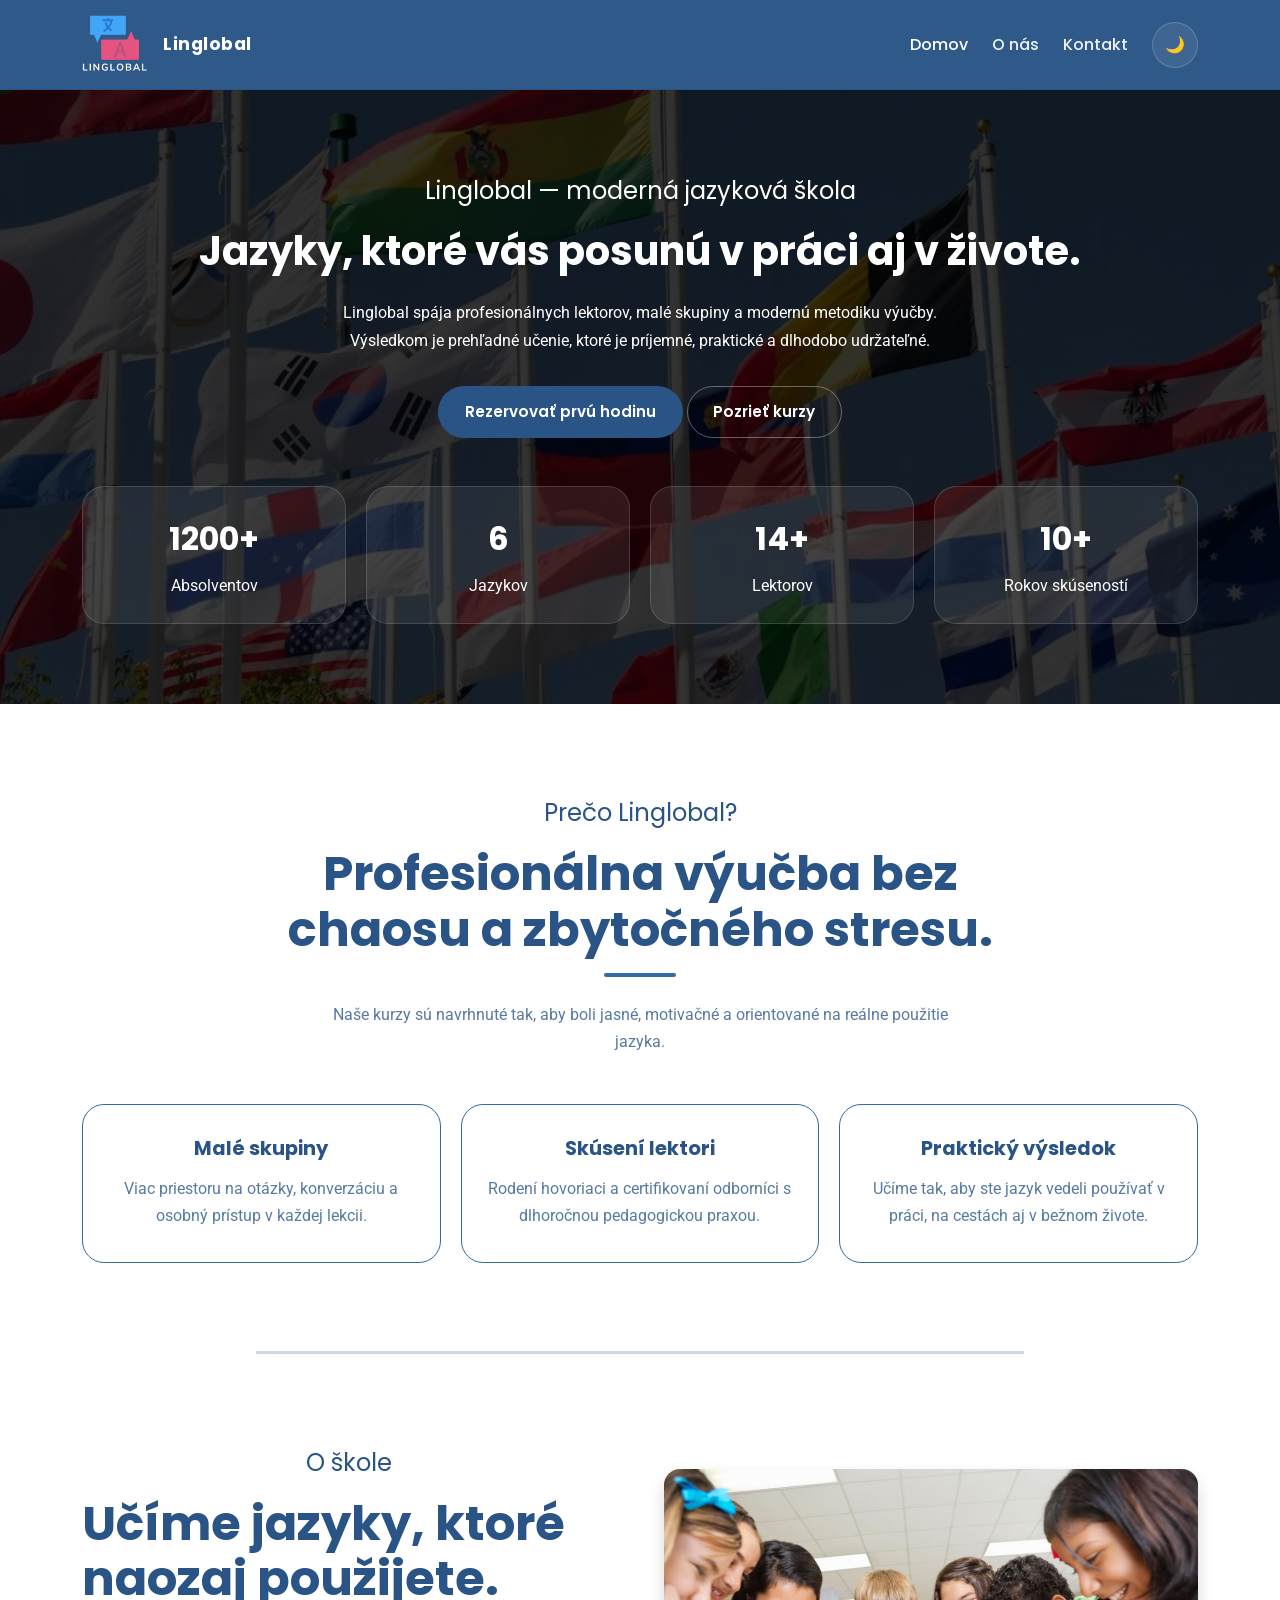
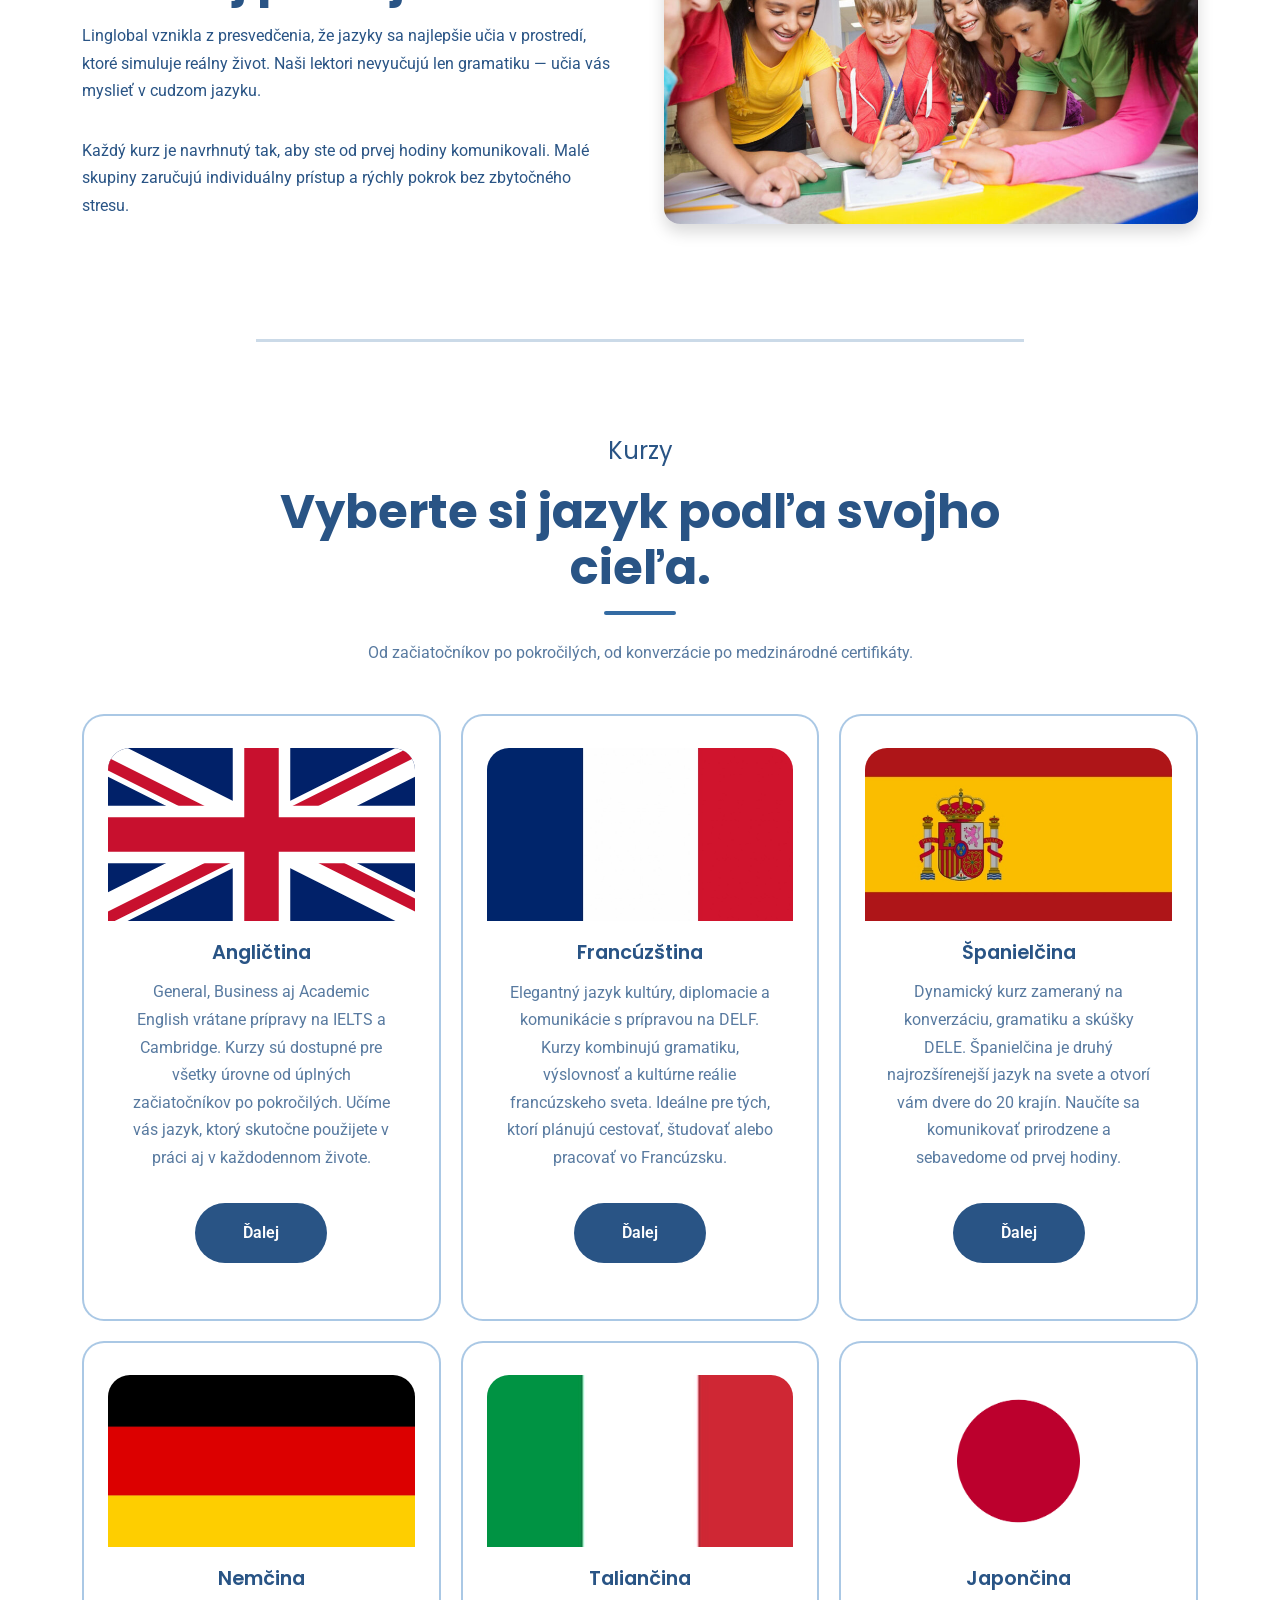
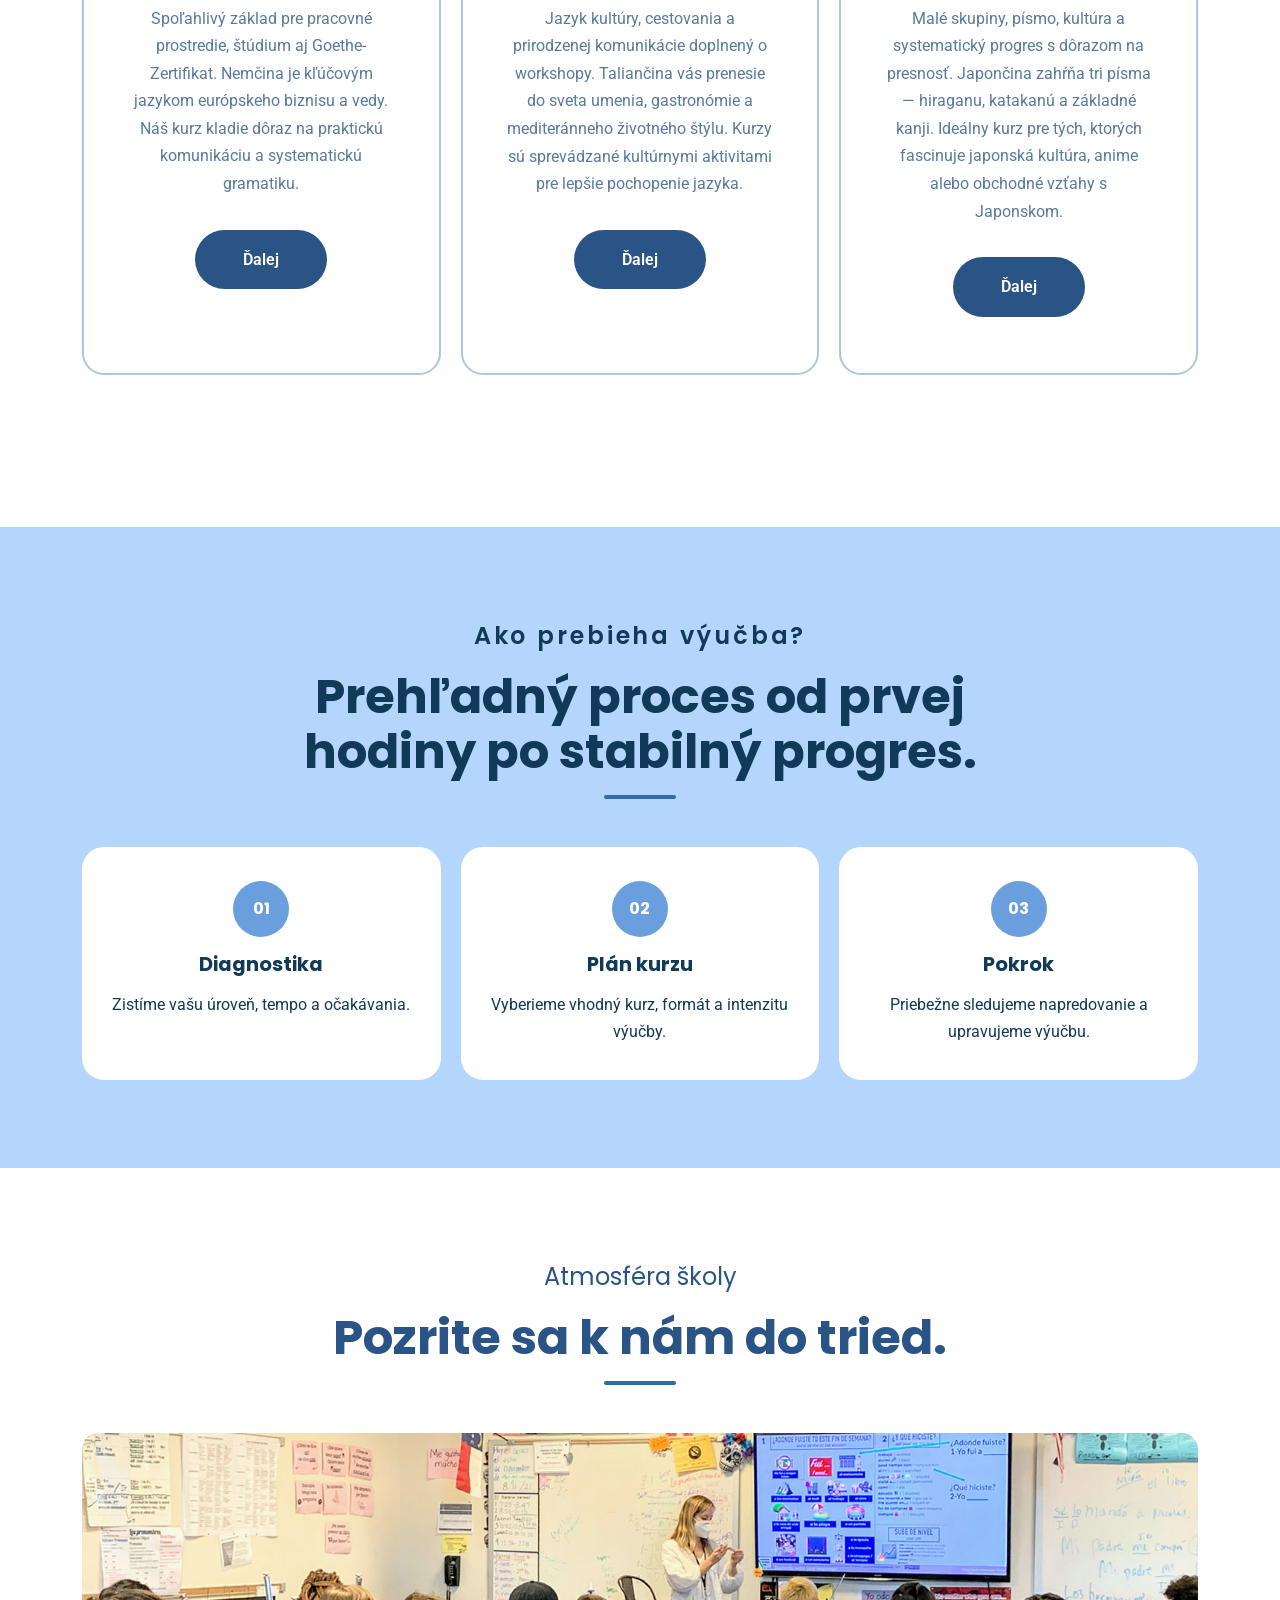
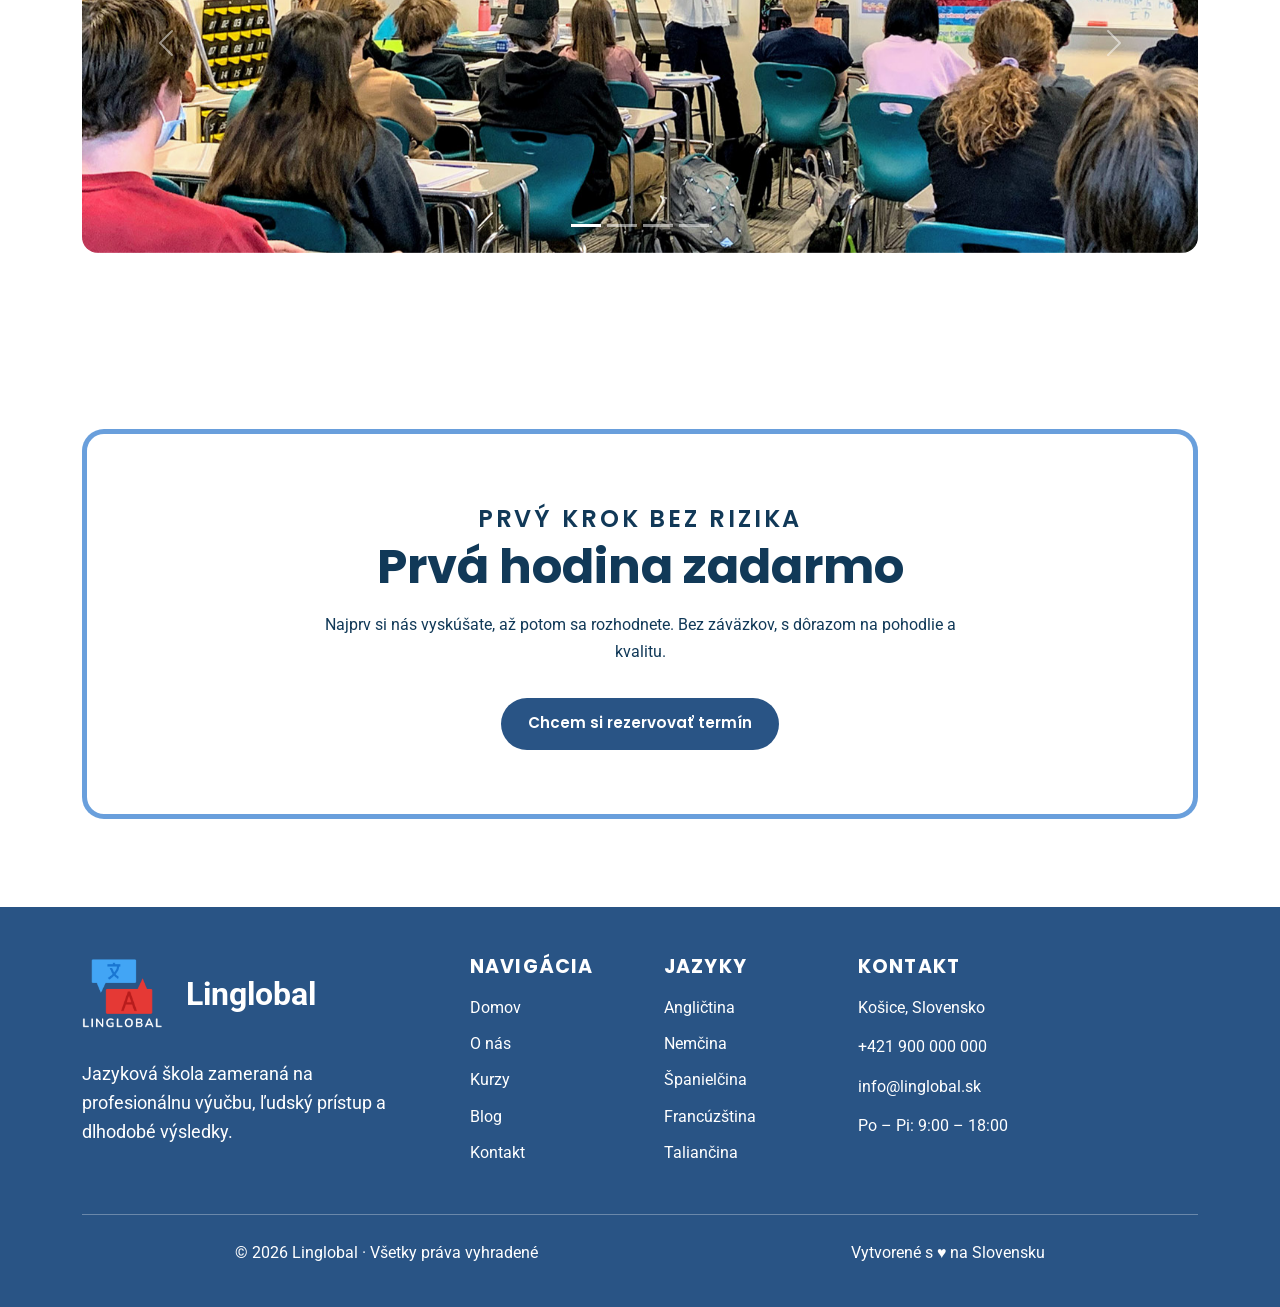
<file: index.html>
<!DOCTYPE html>
<html lang="sk">
<head>
  <meta charset="UTF-8">
  <meta name="viewport" content="width=device-width, initial-scale=1.0">
  <meta name="description" content="Linglobal je moderná jazyková škola s profesionálnymi lektormi, malými skupinami a kurzami pre deti, dospelých aj firmy.">
  <title>Linglobal | Jazyková škola</title>
  <link rel="preconnect" href="https://fonts.googleapis.com">
  <link rel="preconnect" href="https://fonts.gstatic.com" crossorigin>
  <link href="https://fonts.googleapis.com/css2?family=Poppins:wght@500;600;700;800&family=Roboto:wght@400;500;700&display=swap" rel="stylesheet">
  <link href="https://cdn.jsdelivr.net/npm/bootstrap@5.3.3/dist/css/bootstrap.min.css" rel="stylesheet">
  <link rel="stylesheet" href="assets/css/style.css">
</head>
<body>

  <a class="skip-link" href="#main-content">Preskočiť na obsah</a>

  <nav class="navbar navbar-expand-lg navbar-oceana sticky-top" aria-label="Hlavná navigácia">
    <div class="container">
      <a class="navbar-brand brand-mark d-flex align-items-center gap-2" href="index.html">
        <img src="assets/img/linglobal-icon.png" alt="Linglobal" width="32" height="32">
        Linglobal
      </a>
      <button class="navbar-toggler" type="button" data-bs-toggle="collapse" data-bs-target="#navbarNav"
        aria-controls="navbarNav" aria-expanded="false" aria-label="Otvoriť navigáciu">
        <span class="navbar-toggler-icon"></span>
      </button>
      <div class="collapse navbar-collapse justify-content-end" id="navbarNav">
        <ul class="navbar-nav align-items-lg-center gap-lg-2 ms-auto">
          <li class="nav-item"><a class="nav-link active" href="index.html">Domov</a></li>
          <li class="nav-item"><a class="nav-link" href="o-nas.html">O nás</a></li>
          <li class="nav-item"><a class="nav-link" href="kontakt.html">Kontakt</a></li>
          <li class="nav-item ms-lg-2 mt-3 mt-lg-0">
            <button id="darkModeToggle" class="theme-toggle" type="button"
              aria-label="Prepnúť tmavý režim" title="Prepnúť tmavý režim">🌙</button>
          </li>
        </ul>
      </div>
    </div>
  </nav>

  <main id="main-content">

    <!-- Hero -->
    <section class="hero-section">
      <div class="container">
        <div class="hero-shell">
          <span class="eyebrow">Linglobal — moderná jazyková škola</span>
          <h1 class="hero-title">Jazyky, ktoré vás posunú v práci aj v živote.</h1>
          <p class="hero-subtitle">
            Linglobal spája profesionálnych lektorov, malé skupiny a modernú metodiku výučby.
            Výsledkom je prehľadné učenie, ktoré je príjemné, praktické a dlhodobo udržateľné.
          </p>
          <div class="hero-actions">
            <a href="kontakt.html" class="btn btn-primary">Rezervovať prvú hodinu</a>
            <a href="#courses" class="btn btn-secondary">Pozrieť kurzy</a>
          </div>
          <div class="hero-stats" aria-label="Štatistiky školy">
            <article class="stat-card">
              <strong class="stat-number" data-target="1200" data-suffix="+">0</strong>
              <span>Absolventov</span>
            </article>
            <article class="stat-card">
              <strong class="stat-number" data-target="6">0</strong>
              <span>Jazykov</span>
            </article>
            <article class="stat-card">
              <strong class="stat-number" data-target="14" data-suffix="+">0</strong>
              <span>Lektorov</span>
            </article>
            <article class="stat-card">
              <strong class="stat-number" data-target="10" data-suffix="+">0</strong>
              <span>Rokov skúseností</span>
            </article>
          </div>
        </div>
      </div>
    </section>

    <!-- Prečo Linglobal -->
    <section class="section-light section-block">
      <div class="container">
        <div class="section-heading">
          <span class="eyebrow section-eyebrow">Prečo Linglobal?</span>
          <h2 class="section-title">Profesionálna výučba bez chaosu a zbytočného stresu.</h2>
          <div class="section-divider"></div>
          <p class="section-subtitle">
            Naše kurzy sú navrhnuté tak, aby boli jasné, motivačné a orientované na reálne použitie jazyka.
          </p>
        </div>
        <div class="feature-grid">
          <article class="feature-card">
            <h3>Malé skupiny</h3>
            <p>Viac priestoru na otázky, konverzáciu a osobný prístup v každej lekcii.</p>
          </article>
          <article class="feature-card">
            <h3>Skúsení lektori</h3>
            <p>Rodení hovoriaci a certifikovaní odborníci s dlhoročnou pedagogickou praxou.</p>
          </article>
          <article class="feature-card">
            <h3>Praktický výsledok</h3>
            <p>Učíme tak, aby ste jazyk vedeli používať v práci, na cestách aj v bežnom živote.</p>
          </article>
        </div>
      </div>
    </section>

    <hr class="section-line">

    <!-- O téme -->
<section class="section-white section-block">
  <div class="container">
    <div class="row align-items-center g-5">
      <div class="col-12 col-md-6">
        <span class="eyebrow section-eyebrow">O škole</span>
        <h2 class="section-title" style="text-align:left;">Učíme jazyky, ktoré naozaj použijete.</h2>
        <p style="text-align:left; margin-left:0;">
          Linglobal vznikla z presvedčenia, že jazyky sa najlepšie učia v prostredí, ktoré simuluje reálny život. Naši lektori nevyučujú len gramatiku — učia vás myslieť v cudzom jazyku.
        </p>
        <p style="text-align:left; margin-left:0;">
          Každý kurz je navrhnutý tak, aby ste od prvej hodiny komunikovali. Malé skupiny zaručujú individuálny prístup a rýchly pokrok bez zbytočného stresu.
        </p>
      </div>
      <div class="col-12 col-md-6">
        <img src="assets/img/o-skole.jpg" alt="Výučba v Linglobal" class="img-fluid rounded-4 shadow">
      </div>
    </div>
  </div>
</section>

<hr class="section-line">

    <!-- Kurzy -->
    <section id="courses" class="section-white section-block">
      <div class="container">
        <div class="section-heading">
          <span class="eyebrow">Kurzy</span>
          <h2 class="section-title">Vyberte si jazyk podľa svojho cieľa.</h2>
          <div class="section-divider"></div>
          <p class="section-subtitle">
            Od začiatočníkov po pokročilých, od konverzácie po medzinárodné certifikáty.
          </p>
        </div>

        <div class="course-grid">
          <article class="course-card">
            <div class="card-img-wrap ratio ratio-16x9">
  <img src="assets/img/VlajkaBritanie.svg" alt="Angličtina" class="object-fit-cover" loading="lazy" decoding="async">
</div>
            <div class="card-body">
              <h3 class="card-title">Angličtina</h3>
              <p class="card-text">General, Business aj Academic English vrátane prípravy na IELTS a Cambridge. 
                Kurzy sú dostupné pre všetky úrovne od úplných začiatočníkov po pokročilých. 
                Učíme vás jazyk, ktorý skutočne použijete v práci aj v každodennom živote.</p>
              <button class="btn-dalej" data-modal="modal-en">Ďalej</button>
            </div>
          </article>
          <article class="course-card">
           <div class="card-img-wrap ratio ratio-16x9">
  <img src="assets/img/VlajkaFrancuzska.jpg" alt="Francúzština" class="object-fit-cover" loading="lazy" decoding="async">
</div>
            <div class="card-body">
              <h3 class="card-title">Francúzština</h3>
              <p class="card-text">Elegantný jazyk kultúry, diplomacie a komunikácie s prípravou na DELF. 
                Kurzy kombinujú gramatiku, výslovnosť a kultúrne reálie francúzskeho sveta. 
                Ideálne pre tých, ktorí plánujú cestovať, študovať alebo pracovať vo Francúzsku.</p>
              <button class="btn-dalej" data-modal="modal-fr">Ďalej</button>
            </div>
          </article>
          <article class="course-card">
            <div class="card-img-wrap ratio ratio-16x9">
  <img src="assets/img/VlajkaSpanielska.jpg" alt="Španielčina" class="object-fit-cover" loading="lazy" decoding="async">
</div>
            <div class="card-body">
              <h3 class="card-title">Španielčina</h3>
              <p class="card-text">Dynamický kurz zameraný na konverzáciu, gramatiku a skúšky DELE. 
                Španielčina je druhý najrozšírenejší jazyk na svete a otvorí vám dvere do 20 krajín. 
                Naučíte sa komunikovať prirodzene a sebavedome od prvej hodiny.</p>
              <button class="btn-dalej" data-modal="modal-es">Ďalej</button>
            </div>
          </article>
          <article class="course-card">
           <div class="card-img-wrap ratio ratio-16x9">
  <img src="assets/img/VlajkaNemecka.jpg" alt="Nemčina" class="object-fit-cover" loading="lazy" decoding="async">
</div>
            <div class="card-body">
              <h3 class="card-title">Nemčina</h3>
              <p class="card-text">Spoľahlivý základ pre pracovné prostredie, štúdium aj Goethe-Zertifikat. 
                Nemčina je kľúčovým jazykom európskeho biznisu a vedy. 
                Náš kurz kladie dôraz na praktickú komunikáciu a systematickú gramatiku.</p>
              <button class="btn-dalej" data-modal="modal-de">Ďalej</button>
            </div>
          </article>
          <article class="course-card">
           <div class="card-img-wrap ratio ratio-16x9">
  <img src="assets/img/VlajkaTalianska.jpg" alt="Taliančina" class="object-fit-cover" loading="lazy" decoding="async">
</div>
            <div class="card-body">
              <h3 class="card-title">Taliančina</h3>
              <p class="card-text">Jazyk kultúry, cestovania a prirodzenej komunikácie doplnený o workshopy. 
                Taliančina vás prenesie do sveta umenia, gastronómie a mediteránneho životného štýlu. 
                Kurzy sú sprevádzané kultúrnymi aktivitami pre lepšie pochopenie jazyka.</p>
              <button class="btn-dalej" data-modal="modal-it">Ďalej</button>
            </div>
          </article>
          <article class="course-card">
           <div class="card-img-wrap ratio ratio-16x9">
  <img src="assets/img/VlajkaJaponska.png" alt="Japončina" class="object-fit-cover" loading="lazy" decoding="async">
</div>
            <div class="card-body">
              <h3 class="card-title">Japončina</h3>
              <p class="card-text">Malé skupiny, písmo, kultúra a systematický progres s dôrazom na presnosť. 
                Japončina zahŕňa tri písma — hiraganu, katakanú a základné kanji. 
                Ideálny kurz pre tých, ktorých fascinuje japonská kultúra, anime alebo obchodné vzťahy s Japonskom.</p>
              <button class="btn-dalej" data-modal="modal-ja">Ďalej</button>
            </div>
          </article>
        </div>

        <!-- Modálne okná -->
        <div class="modal-overlay" id="modal-en" role="dialog" aria-modal="true" aria-labelledby="modal-en-title">
          <div class="modal-box">
            <button class="modal-close" aria-label="Zavrieť">&times;</button>
            <h2 id="modal-en-title">Angličtina</h2>
            <p class="modal-subtitle">General, Business &amp; Academic English · IELTS · Cambridge</p>
            <hr class="modal-divider">
            <ul class="modal-info">
              <li>
                <svg class="icon" viewBox="0 0 24 24" fill="none" stroke="currentColor" stroke-width="2"><path d="M12 2a10 10 0 1 0 0 20A10 10 0 0 0 12 2z"/><path d="M12 6v6l4 2"/></svg>
                <div><strong>Úrovne</strong><br><span>A1 – C2, začiatočník až pokročilý</span></div>
              </li>
              <li>
                <svg class="icon" viewBox="0 0 24 24" fill="none" stroke="currentColor" stroke-width="2"><path d="M4 19.5A2.5 2.5 0 0 1 6.5 17H20"/><path d="M4 4.5A2.5 2.5 0 0 1 6.5 2H20v20H6.5A2.5 2.5 0 0 1 4 19.5v-15z"/></svg>
                <div><strong>Certifikáty</strong><br><span>IELTS, Cambridge B2 First, C1 Advanced</span></div>
              </li>
              <li>
                <svg class="icon" viewBox="0 0 24 24" fill="none" stroke="currentColor" stroke-width="2"><rect x="3" y="4" width="18" height="18" rx="2"/><path d="M16 2v4M8 2v4M3 10h18"/></svg>
                <div><strong>Dĺžka kurzu</strong><br><span>Semester (5 mes.) alebo intenzívny kurz (6 týždňov)</span></div>
              </li>
              <li>
                <svg class="icon" viewBox="0 0 24 24" fill="none" stroke="currentColor" stroke-width="2"><path d="M17 21v-2a4 4 0 0 0-4-4H5a4 4 0 0 0-4 4v2"/><circle cx="9" cy="7" r="4"/><path d="M23 21v-2a4 4 0 0 0-3-3.87M16 3.13a4 4 0 0 1 0 7.75"/></svg>
                <div><strong>Forma</strong><br><span>Skupinové aj individuálne hodiny, prezenčne aj online</span></div>
              </li>
            </ul>
            <p class="modal-desc">Od prvej hodiny sa aktívne rozprávate. Kurz spája praktickú komunikáciu, reálnu slovnú zásobu a systematickú gramatiku. Skúšobná príprava je individuálne prispôsobená vášmu termínu.</p>
            <a href="kontakt.html" class="btn-zapis">
              <svg width="16" height="16" viewBox="0 0 24 24" fill="none" stroke="currentColor" stroke-width="2"><path d="M16 21v-2a4 4 0 0 0-4-4H5a4 4 0 0 0-4 4v2"/><circle cx="8.5" cy="7" r="4"/><line x1="20" y1="8" x2="20" y2="14"/><line x1="23" y1="11" x2="17" y2="11"/></svg>
              Zapísať sa na kurz
            </a>
          </div>
        </div>

        <div class="modal-overlay" id="modal-fr" role="dialog" aria-modal="true" aria-labelledby="modal-fr-title">
          <div class="modal-box">
            <button class="modal-close" aria-label="Zavrieť">&times;</button>
            <h2 id="modal-fr-title">Francúzština</h2>
            <p class="modal-subtitle">Jazyk diplomacie a kultúry · DELF</p>
            <hr class="modal-divider">
            <ul class="modal-info">
              <li>
                <svg class="icon" viewBox="0 0 24 24" fill="none" stroke="currentColor" stroke-width="2"><path d="M12 2a10 10 0 1 0 0 20A10 10 0 0 0 12 2z"/><path d="M12 6v6l4 2"/></svg>
                <div><strong>Úrovne</strong><br><span>A1 – C1, začiatočník až pokročilý</span></div>
              </li>
              <li>
                <svg class="icon" viewBox="0 0 24 24" fill="none" stroke="currentColor" stroke-width="2"><path d="M4 19.5A2.5 2.5 0 0 1 6.5 17H20"/><path d="M4 4.5A2.5 2.5 0 0 1 6.5 2H20v20H6.5A2.5 2.5 0 0 1 4 19.5v-15z"/></svg>
                <div><strong>Certifikáty</strong><br><span>DELF A1 – B2</span></div>
              </li>
              <li>
                <svg class="icon" viewBox="0 0 24 24" fill="none" stroke="currentColor" stroke-width="2"><rect x="3" y="4" width="18" height="18" rx="2"/><path d="M16 2v4M8 2v4M3 10h18"/></svg>
                <div><strong>Dĺžka kurzu</strong><br><span>Semester (5 mesiacov)</span></div>
              </li>
              <li>
                <svg class="icon" viewBox="0 0 24 24" fill="none" stroke="currentColor" stroke-width="2"><path d="M17 21v-2a4 4 0 0 0-4-4H5a4 4 0 0 0-4 4v2"/><circle cx="9" cy="7" r="4"/><path d="M23 21v-2a4 4 0 0 0-3-3.87M16 3.13a4 4 0 0 1 0 7.75"/></svg>
                <div><strong>Forma</strong><br><span>Skupinové aj individuálne hodiny, prezenčne aj online</span></div>
              </li>
            </ul>
            <p class="modal-desc">Kurz vás prevedie od základov výslovnosti až po plynulú konverzáciu. Hodiny sú vedené v autentickej atmosfére s dôrazom na správnu intonáciu a kultúrne súvislosti.</p>
            <a href="kontakt.html" class="btn-zapis">
              <svg width="16" height="16" viewBox="0 0 24 24" fill="none" stroke="currentColor" stroke-width="2"><path d="M16 21v-2a4 4 0 0 0-4-4H5a4 4 0 0 0-4 4v2"/><circle cx="8.5" cy="7" r="4"/><line x1="20" y1="8" x2="20" y2="14"/><line x1="23" y1="11" x2="17" y2="11"/></svg>
              Zapísať sa na kurz
            </a>
          </div>
        </div>

        <div class="modal-overlay" id="modal-es" role="dialog" aria-modal="true" aria-labelledby="modal-es-title">
          <div class="modal-box">
            <button class="modal-close" aria-label="Zavrieť">&times;</button>
            <h2 id="modal-es-title">Španielčina</h2>
            <p class="modal-subtitle">Konverzácia &amp; gramatika · DELE</p>
            <hr class="modal-divider">
            <ul class="modal-info">
              <li>
                <svg class="icon" viewBox="0 0 24 24" fill="none" stroke="currentColor" stroke-width="2"><path d="M12 2a10 10 0 1 0 0 20A10 10 0 0 0 12 2z"/><path d="M12 6v6l4 2"/></svg>
                <div><strong>Úrovne</strong><br><span>A1 – C1, začiatočník až pokročilý</span></div>
              </li>
              <li>
                <svg class="icon" viewBox="0 0 24 24" fill="none" stroke="currentColor" stroke-width="2"><path d="M4 19.5A2.5 2.5 0 0 1 6.5 17H20"/><path d="M4 4.5A2.5 2.5 0 0 1 6.5 2H20v20H6.5A2.5 2.5 0 0 1 4 19.5v-15z"/></svg>
                <div><strong>Certifikáty</strong><br><span>DELE A1 – C2</span></div>
              </li>
              <li>
                <svg class="icon" viewBox="0 0 24 24" fill="none" stroke="currentColor" stroke-width="2"><rect x="3" y="4" width="18" height="18" rx="2"/><path d="M16 2v4M8 2v4M3 10h18"/></svg>
                <div><strong>Dĺžka kurzu</strong><br><span>Semester (5 mes.) alebo intenzívny kurz (6 týždňov)</span></div>
              </li>
              <li>
                <svg class="icon" viewBox="0 0 24 24" fill="none" stroke="currentColor" stroke-width="2"><path d="M17 21v-2a4 4 0 0 0-4-4H5a4 4 0 0 0-4 4v2"/><circle cx="9" cy="7" r="4"/><path d="M23 21v-2a4 4 0 0 0-3-3.87M16 3.13a4 4 0 0 1 0 7.75"/></svg>
                <div><strong>Forma</strong><br><span>Skupinové aj individuálne hodiny, prezenčne aj online</span></div>
              </li>
            </ul>
            <p class="modal-desc">Naučíte sa rýchlo reagovať, porozumieť rôznym prízvukom a sebavedome sa vyjadrovať. Skúšková príprava DELE zahŕňa tréning všetkých štyroch jazykových zručností.</p>
            <a href="kontakt.html" class="btn-zapis">
              <svg width="16" height="16" viewBox="0 0 24 24" fill="none" stroke="currentColor" stroke-width="2"><path d="M16 21v-2a4 4 0 0 0-4-4H5a4 4 0 0 0-4 4v2"/><circle cx="8.5" cy="7" r="4"/><line x1="20" y1="8" x2="20" y2="14"/><line x1="23" y1="11" x2="17" y2="11"/></svg>
              Zapísať sa na kurz
            </a>
          </div>
        </div>

        <div class="modal-overlay" id="modal-de" role="dialog" aria-modal="true" aria-labelledby="modal-de-title">
          <div class="modal-box">
            <button class="modal-close" aria-label="Zavrieť">&times;</button>
            <h2 id="modal-de-title">Nemčina</h2>
            <p class="modal-subtitle">Pracovná komunikácia &amp; odborná slovná zásoba · Goethe-Zertifikat</p>
            <hr class="modal-divider">
            <ul class="modal-info">
              <li>
                <svg class="icon" viewBox="0 0 24 24" fill="none" stroke="currentColor" stroke-width="2"><path d="M12 2a10 10 0 1 0 0 20A10 10 0 0 0 12 2z"/><path d="M12 6v6l4 2"/></svg>
                <div><strong>Úrovne</strong><br><span>A1 – C1, začiatočník až pokročilý</span></div>
              </li>
              <li>
                <svg class="icon" viewBox="0 0 24 24" fill="none" stroke="currentColor" stroke-width="2"><path d="M4 19.5A2.5 2.5 0 0 1 6.5 17H20"/><path d="M4 4.5A2.5 2.5 0 0 1 6.5 2H20v20H6.5A2.5 2.5 0 0 1 4 19.5v-15z"/></svg>
                <div><strong>Certifikáty</strong><br><span>Goethe-Zertifikat A1 – C1</span></div>
              </li>
              <li>
                <svg class="icon" viewBox="0 0 24 24" fill="none" stroke="currentColor" stroke-width="2"><rect x="3" y="4" width="18" height="18" rx="2"/><path d="M16 2v4M8 2v4M3 10h18"/></svg>
                <div><strong>Dĺžka kurzu</strong><br><span>Semester (5 mesiacov)</span></div>
              </li>
              <li>
                <svg class="icon" viewBox="0 0 24 24" fill="none" stroke="currentColor" stroke-width="2"><path d="M17 21v-2a4 4 0 0 0-4-4H5a4 4 0 0 0-4 4v2"/><circle cx="9" cy="7" r="4"/><path d="M23 21v-2a4 4 0 0 0-3-3.87M16 3.13a4 4 0 0 1 0 7.75"/></svg>
                <div><strong>Forma</strong><br><span>Skupinové aj individuálne hodiny, prezenčne aj online</span></div>
              </li>
            </ul>
            <p class="modal-desc">Kurz stavia na pevnom gramatickom základe a rozvíja všetky štyri jazykové zručnosti. Goethe-Zertifikát je medzinárodne uznávaným dokladom jazykovej spôsobilosti.</p>
            <a href="kontakt.html" class="btn-zapis">
              <svg width="16" height="16" viewBox="0 0 24 24" fill="none" stroke="currentColor" stroke-width="2"><path d="M16 21v-2a4 4 0 0 0-4-4H5a4 4 0 0 0-4 4v2"/><circle cx="8.5" cy="7" r="4"/><line x1="20" y1="8" x2="20" y2="14"/><line x1="23" y1="11" x2="17" y2="11"/></svg>
              Zapísať sa na kurz
            </a>
          </div>
        </div>

        <div class="modal-overlay" id="modal-it" role="dialog" aria-modal="true" aria-labelledby="modal-it-title">
          <div class="modal-box">
            <button class="modal-close" aria-label="Zavrieť">&times;</button>
            <h2 id="modal-it-title">Taliančina</h2>
            <p class="modal-subtitle">Kultúra, cestovanie &amp; komunikácia · workshopy</p>
            <hr class="modal-divider">
            <ul class="modal-info">
              <li>
                <svg class="icon" viewBox="0 0 24 24" fill="none" stroke="currentColor" stroke-width="2"><path d="M12 2a10 10 0 1 0 0 20A10 10 0 0 0 12 2z"/><path d="M12 6v6l4 2"/></svg>
                <div><strong>Úrovne</strong><br><span>A1 – B2, začiatočník až stredne pokročilý</span></div>
              </li>
              <li>
                <svg class="icon" viewBox="0 0 24 24" fill="none" stroke="currentColor" stroke-width="2"><path d="M12 22s-8-4.5-8-11.8A8 8 0 0 1 12 2a8 8 0 0 1 8 8.2c0 7.3-8 11.8-8 11.8z"/><circle cx="12" cy="10" r="3"/></svg>
                <div><strong>Doplnky</strong><br><span>Kultúrne workshopy a filmové večery</span></div>
              </li>
              <li>
                <svg class="icon" viewBox="0 0 24 24" fill="none" stroke="currentColor" stroke-width="2"><rect x="3" y="4" width="18" height="18" rx="2"/><path d="M16 2v4M8 2v4M3 10h18"/></svg>
                <div><strong>Dĺžka kurzu</strong><br><span>Semester (5 mesiacov)</span></div>
              </li>
              <li>
                <svg class="icon" viewBox="0 0 24 24" fill="none" stroke="currentColor" stroke-width="2"><path d="M17 21v-2a4 4 0 0 0-4-4H5a4 4 0 0 0-4 4v2"/><circle cx="9" cy="7" r="4"/><path d="M23 21v-2a4 4 0 0 0-3-3.87M16 3.13a4 4 0 0 1 0 7.75"/></svg>
                <div><strong>Forma</strong><br><span>Skupinové hodiny, prezenčne aj online</span></div>
              </li>
            </ul>
            <p class="modal-desc">Kurz spája jazyk s kultúrnymi zážitkami — workshopmi o talianskej gastronómii, umení a kinematografii. Naučíte sa nielen jazyk, ale aj myslieť taliansky.</p>
            <a href="kontakt.html" class="btn-zapis">
              <svg width="16" height="16" viewBox="0 0 24 24" fill="none" stroke="currentColor" stroke-width="2"><path d="M16 21v-2a4 4 0 0 0-4-4H5a4 4 0 0 0-4 4v2"/><circle cx="8.5" cy="7" r="4"/><line x1="20" y1="8" x2="20" y2="14"/><line x1="23" y1="11" x2="17" y2="11"/></svg>
              Zapísať sa na kurz
            </a>
          </div>
        </div>

        <div class="modal-overlay" id="modal-ja" role="dialog" aria-modal="true" aria-labelledby="modal-ja-title">
          <div class="modal-box">
            <button class="modal-close" aria-label="Zavrieť">&times;</button>
            <h2 id="modal-ja-title">Japončina</h2>
            <p class="modal-subtitle">Písmo, kultúra &amp; konverzácia · malé skupiny</p>
            <hr class="modal-divider">
            <ul class="modal-info">
              <li>
                <svg class="icon" viewBox="0 0 24 24" fill="none" stroke="currentColor" stroke-width="2"><path d="M12 2a10 10 0 1 0 0 20A10 10 0 0 0 12 2z"/><path d="M12 6v6l4 2"/></svg>
                <div><strong>Úrovne</strong><br><span>A1 – B1, začiatočník až stredne pokročilý</span></div>
              </li>
              <li>
                <svg class="icon" viewBox="0 0 24 24" fill="none" stroke="currentColor" stroke-width="2"><path d="M4 19.5A2.5 2.5 0 0 1 6.5 17H20"/><path d="M4 4.5A2.5 2.5 0 0 1 6.5 2H20v20H6.5A2.5 2.5 0 0 1 4 19.5v-15z"/></svg>
                <div><strong>Písmo</strong><br><span>Hiragana, katakana a základné kanji</span></div>
              </li>
              <li>
                <svg class="icon" viewBox="0 0 24 24" fill="none" stroke="currentColor" stroke-width="2"><path d="M17 21v-2a4 4 0 0 0-4-4H5a4 4 0 0 0-4 4v2"/><circle cx="9" cy="7" r="4"/><path d="M23 21v-2a4 4 0 0 0-3-3.87M16 3.13a4 4 0 0 1 0 7.75"/></svg>
                <div><strong>Skupiny</strong><br><span>Max. 6 účastníkov, intenzívna spätná väzba</span></div>
              </li>
              <li>
                <svg class="icon" viewBox="0 0 24 24" fill="none" stroke="currentColor" stroke-width="2"><rect x="3" y="4" width="18" height="18" rx="2"/><path d="M16 2v4M8 2v4M3 10h18"/></svg>
                <div><strong>Dĺžka kurzu</strong><br><span>Semester (5 mesiacov)</span></div>
              </li>
            </ul>
            <p class="modal-desc">Malé skupiny umožňujú lektorovi venovať pozornosť každému účastníkovi. Naučíte sa čítať a písať japonské písmo a viesť základné konverzácie s rodnými hovoriacimi.</p>
            <a href="kontakt.html" class="btn-zapis">
              <svg width="16" height="16" viewBox="0 0 24 24" fill="none" stroke="currentColor" stroke-width="2"><path d="M16 21v-2a4 4 0 0 0-4-4H5a4 4 0 0 0-4 4v2"/><circle cx="8.5" cy="7" r="4"/><line x1="20" y1="8" x2="20" y2="14"/><line x1="23" y1="11" x2="17" y2="11"/></svg>
              Zapísať sa na kurz
            </a>
          </div>
        </div>

      </div>
    </section>

    <!-- Ako prebieha výučba -->
    <section class="section-ocean section-block">
      <div class="container">
        <div class="section-heading">
          <span class="eyebrow eyebrow-light">Ako prebieha výučba?</span>
          <h2 class="section-title">Prehľadný proces od prvej hodiny po stabilný progres.</h2>
          <div class="section-divider"></div>
        </div>
        <div class="process-grid">
          <article class="process-card">
            <span class="process-step">01</span>
            <h3>Diagnostika</h3>
            <p>Zistíme vašu úroveň, tempo a očakávania.</p>
          </article>
          <article class="process-card">
            <span class="process-step">02</span>
            <h3>Plán kurzu</h3>
            <p>Vyberieme vhodný kurz, formát a intenzitu výučby.</p>
          </article>
          <article class="process-card">
            <span class="process-step">03</span>
            <h3>Pokrok</h3>
            <p>Priebežne sledujeme napredovanie a upravujeme výučbu.</p>
          </article>
        </div>
      </div>
    </section>

    <!-- Galéria -->
<section class="section-white section-block">
  <div class="container">
    <div class="section-heading">
      <span class="eyebrow section-eyebrow">Atmosféra školy</span>
      <h2 class="section-title">Pozrite sa k nám do tried.</h2>
      <div class="section-divider"></div>
    </div>
    <div id="galleryCarousel" class="carousel slide" data-bs-ride="carousel">
      <div class="carousel-indicators">
        <button type="button" data-bs-target="#galleryCarousel" data-bs-slide-to="0" class="active" aria-current="true" aria-label="Snímka 1"></button>
        <button type="button" data-bs-target="#galleryCarousel" data-bs-slide-to="1" aria-label="Snímka 2"></button>
        <button type="button" data-bs-target="#galleryCarousel" data-bs-slide-to="2" aria-label="Snímka 3"></button>
        <button type="button" data-bs-target="#galleryCarousel" data-bs-slide-to="3" aria-label="Snímka 4"></button>
      </div>
      <div class="carousel-inner rounded-4 overflow-hidden">
        <div class="carousel-item active">
          <img src="assets/img/galeria1.jpg" class="d-block w-100" alt="Trieda Linglobal" style="height:420px; object-fit:cover;">
        </div>
        <div class="carousel-item">
          <img src="assets/img/galeria2.png" class="d-block w-100" alt="Lektori Linglobal" style="height:420px; object-fit:cover;">
        </div>
        <div class="carousel-item">
          <img src="assets/img/galeria3.jpeg" class="d-block w-100" alt="Skupinová hodina" style="height:420px; object-fit:cover;">
        </div>
        <div class="carousel-item">
          <img src="assets/img/galeria4.jpg" class="d-block w-100" alt="Online výučba" style="height:420px; object-fit:cover;">
        </div>
      </div>
      <button class="carousel-control-prev" type="button" data-bs-target="#galleryCarousel" data-bs-slide="prev">
        <span class="carousel-control-prev-icon" aria-hidden="true"></span>
        <span class="visually-hidden">Predchádzajúca</span>
      </button>
      <button class="carousel-control-next" type="button" data-bs-target="#galleryCarousel" data-bs-slide="next">
        <span class="carousel-control-next-icon" aria-hidden="true"></span>
        <span class="visually-hidden">Nasledujúca</span>
      </button>
    </div>
  </div>
</section>

    <!-- CTA -->
    <section class="cta-section">
      <div class="container">
        <div class="cta-card">
          <span class="eyebrow eyebrow-light">Prvý krok bez rizika</span>
          <h2 class="section-title">Prvá hodina zadarmo</h2>
          <p class="section-subtitle">
            Najprv si nás vyskúšate, až potom sa rozhodnete. Bez záväzkov, s dôrazom na pohodlie a kvalitu.
          </p>
          <a href="kontakt.html" class="btn btn-primary">Chcem si rezervovať termín</a>
        </div>
      </div>
    </section>

  </main>

  <!-- Footer -->
  <footer class="site-footer">
    <div class="container">
      <div class="row g-5 footer-top">

        <div class="col-lg-4">
          <div class="d-flex align-items-center gap-2 mb-2">
            <img src="assets/img/linglobal-icon.png" alt="Linglobal logo" width="80" height="80" style="border-radius: 6px;">
            <p class="footer-brand mb-0">Linglobal</p>
          </div>
          <p class="footer-desc">Jazyková škola zameraná na profesionálnu výučbu, ľudský prístup a dlhodobé výsledky.</p>
          <div class="footer-socials d-flex gap-3 mt-3">
            <a href="#" class="footer-social-link" aria-label="Instagram"><i class="bi bi-instagram"></i></a>
            <a href="#" class="footer-social-link" aria-label="Facebook"><i class="bi bi-facebook"></i></a>
            <a href="#" class="footer-social-link" aria-label="YouTube"><i class="bi bi-youtube"></i></a>
            <a href="#" class="footer-social-link" aria-label="TikTok"><i class="bi bi-tiktok"></i></a>
          </div>
        </div>

        <div class="col-sm-6 col-lg-2">
          <h6 class="footer-heading">Navigácia</h6>
          <ul class="footer-links">
            <li><a href="index.html">Domov</a></li>
            <li><a href="o-nas.html">O nás</a></li>
            <li><a href="kurzy.html">Kurzy</a></li>
            <li><a href="blog.html">Blog</a></li>
            <li><a href="kontakt.html">Kontakt</a></li>
          </ul>
        </div>

        <div class="col-sm-6 col-lg-2">
          <h6 class="footer-heading">Jazyky</h6>
          <ul class="footer-links">
            <li><a href="index.html#courses">Angličtina</a></li>
            <li><a href="index.html#courses">Nemčina</a></li>
            <li><a href="index.html#courses">Španielčina</a></li>
            <li><a href="index.html#courses">Francúzština</a></li>
            <li><a href="index.html#courses">Taliančina</a></li>
          </ul>
        </div>

        <div class="col-lg-4">
          <h6 class="footer-heading">Kontakt</h6>
          <ul class="footer-contact-list">
            <li><i class="bi bi-geo-alt-fill"></i><span>Košice, Slovensko</span></li>
            <li><i class="bi bi-telephone-fill"></i><a href="tel:+421900000000">+421 900 000 000</a></li>
            <li><i class="bi bi-envelope-fill"></i><a href="mailto:info@linglobal.sk">info@linglobal.sk</a></li>
            <li><i class="bi bi-clock-fill"></i><span>Po – Pi: 9:00 – 18:00</span></li>
          </ul>
        </div>

      </div>

      <div class="footer-bottom d-flex flex-column flex-sm-row align-items-center justify-content-between gap-2">
        <p class="footer-copy mb-0">© 2026 Linglobal · Všetky práva vyhradené</p>
        <p class="footer-copy mb-0">Vytvorené s ♥️ na Slovensku</p>
      </div>
    </div>
  </footer>

  <script src="https://cdn.jsdelivr.net/npm/bootstrap@5.3.3/dist/js/bootstrap.bundle.min.js"></script>
  <script src="assets/js/script.js"></script>
</body>
</html>
</file>
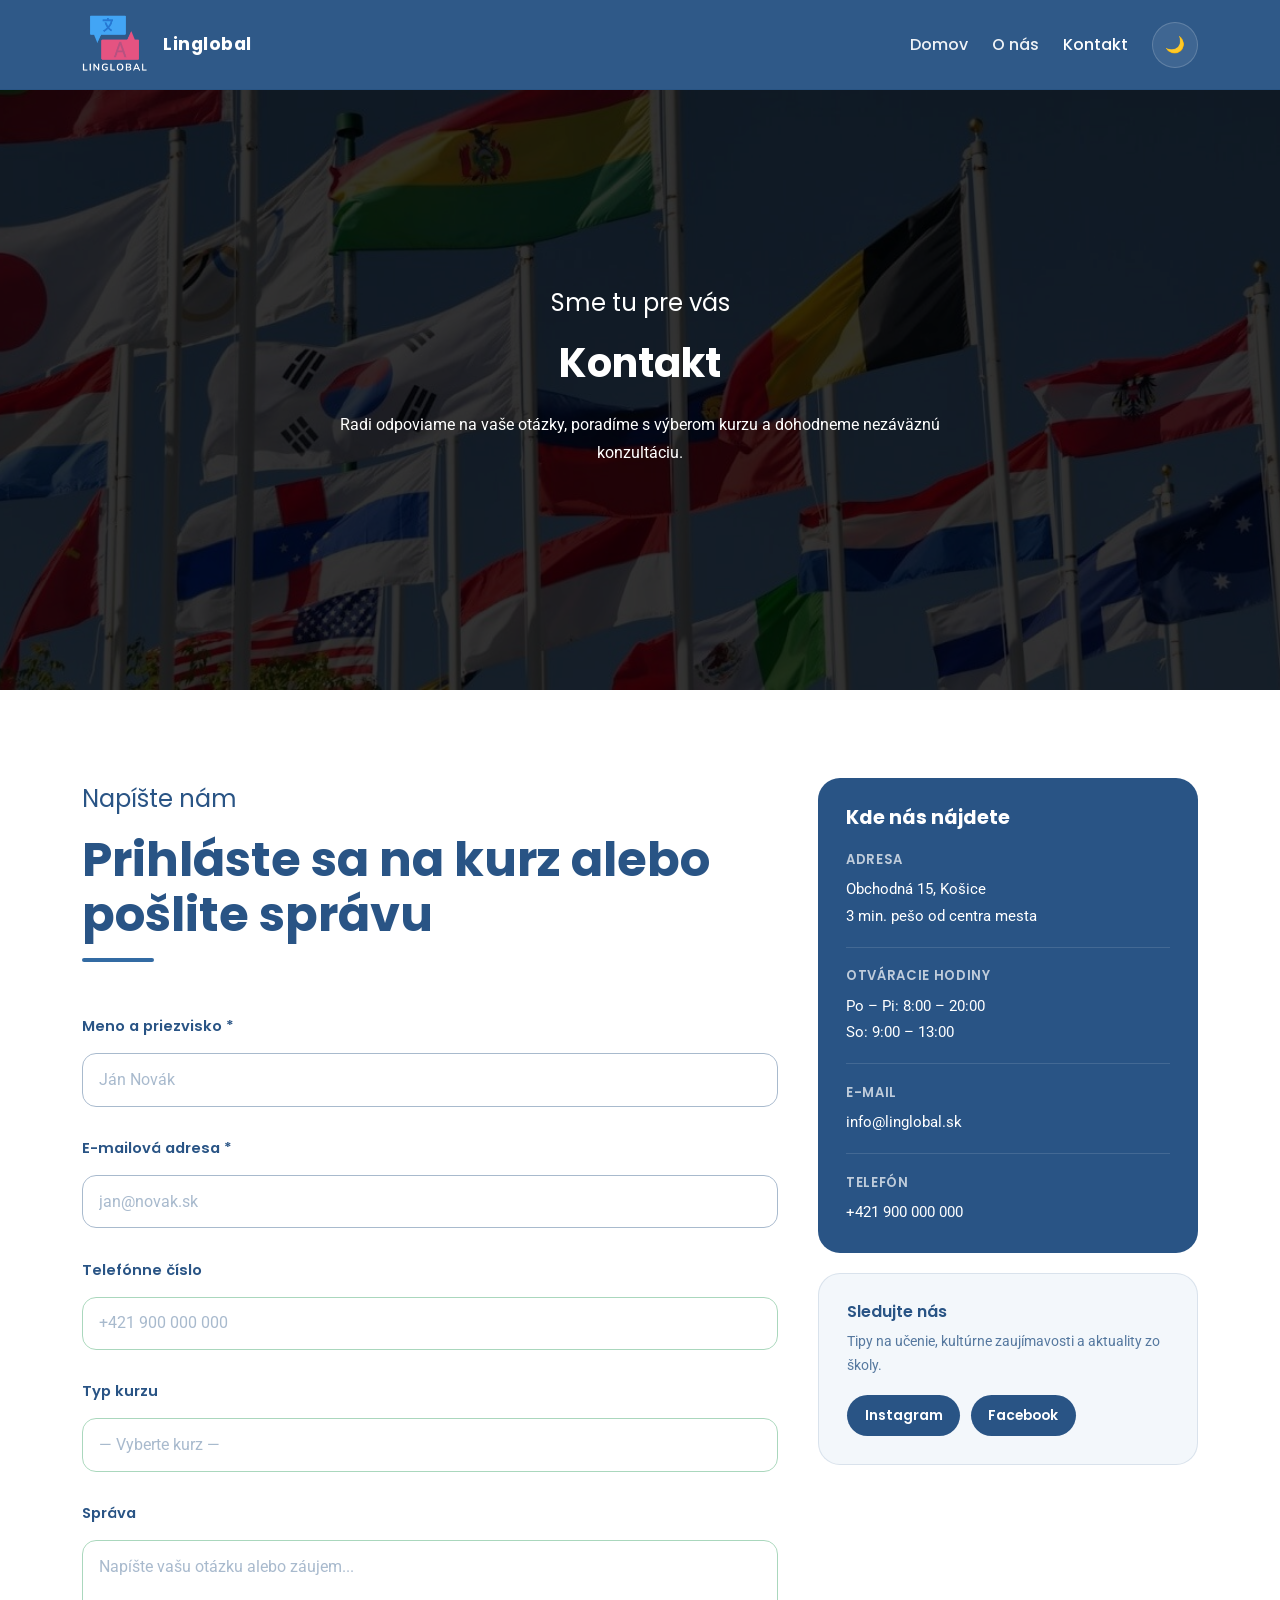
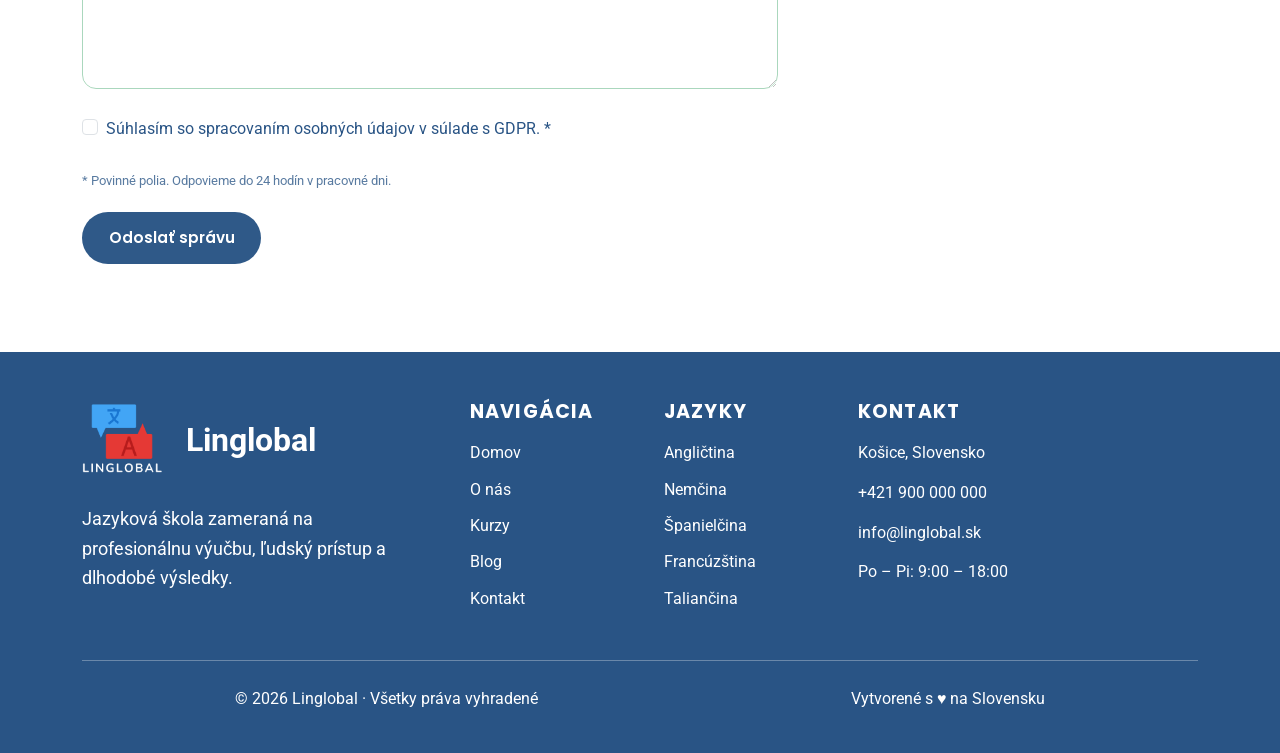
<file: kontakt.html>
<!DOCTYPE html>
<html lang="sk">
<head>
  <meta charset="UTF-8">
  <meta name="viewport" content="width=device-width, initial-scale=1.0">
  <meta name="description" content="Kontaktujte Linglobal — rezervácia, otázky ku kurzom alebo konzultácia zdarma.">
  <title>Kontakt | Linglobal</title>
  <link rel="preconnect" href="https://fonts.googleapis.com">
  <link rel="preconnect" href="https://fonts.gstatic.com" crossorigin>
  <link href="https://fonts.googleapis.com/css2?family=Poppins:wght@500;600;700;800&family=Roboto:wght@400;500;700&display=swap" rel="stylesheet">
  <link href="https://cdn.jsdelivr.net/npm/bootstrap@5.3.3/dist/css/bootstrap.min.css" rel="stylesheet">
  <link rel="stylesheet" href="assets/css/style.css">
</head>
<body>

  <a class="skip-link" href="#main-content">Preskočiť na obsah</a>

  <nav class="navbar navbar-expand-lg navbar-oceana sticky-top" aria-label="Hlavná navigácia">
    <div class="container">
      <a class="navbar-brand brand-mark d-flex align-items-center gap-2" href="index.html">
        <img src="assets/img/linglobal-icon.png" alt="Linglobal" width="32" height="32">
        Linglobal
      </a>
      <button class="navbar-toggler" type="button" data-bs-toggle="collapse" data-bs-target="#navbarNav"
        aria-controls="navbarNav" aria-expanded="false" aria-label="Otvoriť navigáciu">
        <span class="navbar-toggler-icon"></span>
      </button>
      <div class="collapse navbar-collapse justify-content-end" id="navbarNav">
        <ul class="navbar-nav align-items-lg-center gap-lg-2 ms-auto">
          <li class="nav-item"><a class="nav-link" href="index.html">Domov</a></li>
          <li class="nav-item"><a class="nav-link" href="o-nas.html">O nás</a></li>
          <li class="nav-item"><a class="nav-link active" href="kontakt.html">Kontakt</a></li>
          <li class="nav-item ms-lg-2 mt-3 mt-lg-0">
            <button id="darkModeToggle" class="theme-toggle" type="button"
              aria-label="Prepnúť tmavý režim" title="Prepnúť tmavý režim">🌙</button>
          </li>
        </ul>
      </div>
    </div>
  </nav>

  <main id="main-content">

    <!-- Hero -->
    <section class="hero-section page-hero">
      <div class="container">
        <div class="hero-shell">
          <span class="eyebrow">Sme tu pre vás</span>
          <h1 class="hero-title">Kontakt</h1>
          <p class="hero-subtitle">
            Radi odpoviame na vaše otázky, poradíme s výberom kurzu a dohodneme nezáväznú konzultáciu.
          </p>
        </div>
      </div>
    </section>

    <!-- Kontaktný formulár -->
    <section class="section-white section-block">
      <div class="container">
        <div class="contact-layout">

          <div class="contact-form-wrap">
            <div class="section-heading left-align">
              <span class="eyebrow section-eyebrow">Napíšte nám</span>
              <h2 class="section-title">Prihláste sa na kurz alebo pošlite správu</h2>
              <div class="section-divider" style="margin-left: 0; margin-right: auto;"></div>
            </div>

            <form id="contactForm" class="contact-form" novalidate>

  <fieldset class="contact-fieldset">
    <legend>Osobné údaje</legend>
    <div class="form-group">
      <label for="name" class="form-label">Meno a priezvisko *</label>
      <input type="text" id="name" name="name" class="form-control" placeholder="Ján Novák" required>
      <div class="invalid-hint">Vyplňte vaše meno.</div>
    </div>
    <div class="form-group">
      <label for="email" class="form-label">E-mailová adresa *</label>
      <input type="email" id="email" name="email" class="form-control" placeholder="jan@novak.sk" required>
      <div class="invalid-hint">Zadajte platnú e-mailovú adresu.</div>
    </div>
    <div class="form-group">
      <label for="phone" class="form-label">Telefónne číslo</label>
      <input type="tel" id="phone" name="phone" class="form-control" placeholder="+421 900 000 000">
    </div>
  </fieldset>

  <fieldset class="contact-fieldset">
    <legend>Správa</legend>
    <div class="form-group">
      <label for="courseType" class="form-label">Typ kurzu</label>
      <select id="courseType" name="courseType" class="form-control form-select">
        <option value="">— Vyberte kurz —</option>
        <option value="anglicina">Angličtina</option>
        <option value="nemcina">Nemčina</option>
        <option value="spanielcina">Španielčina</option>
        <option value="francuzstina">Francúzština</option>
        <option value="talliancina">Taliančina</option>
        <option value="japonicina">Japončina</option>
        <option value="firemny">Firemný kurz</option>
      </select>
    </div>
    <div class="form-group" id="companyField" style="display: none;">
      <label for="companyName" class="form-label">Názov firmy *</label>
      <input type="text" id="companyName" name="companyName" class="form-control" placeholder="Acme s.r.o.">
    </div>
    <div class="form-group">
      <label for="message" class="form-label">Správa</label>
      <textarea id="message" name="message" class="form-control" rows="5"
        placeholder="Napíšte vašu otázku alebo záujem..."></textarea>
      <div class="invalid-hint">Napíšte vašu správu.</div>
    </div>
  </fieldset>

  <div class="form-group">
    <div class="form-check">
      <input type="checkbox" id="gdpr" name="gdpr" class="form-check-input" required>
      <label for="gdpr" class="form-check-label">
        Súhlasím so spracovaním osobných údajov v súlade s <a href="#">GDPR</a>. *
      </label>
      <div class="invalid-hint">Musíte súhlasiť so spracovaním údajov.</div>
    </div>
  </div>

  <p class="form-note">* Povinné polia. Odpovieme do 24 hodín v pracovné dni.</p>
  <button type="submit" class="btn btn-primary2">Odoslať správu</button>

</form>

            <div id="toastOceana" class="toast-oceana" role="alert" aria-live="polite">
              <span>✅ Správa odoslaná! Ozveme sa vám čo najskôr.</span>
              <button id="toastClose" class="toast-close" aria-label="Zatvoriť">×</button>
            </div>
          </div>

          <aside class="contact-info-side">
            <div class="contact-info-card">
              <h3>Kde nás nájdete</h3>
              <div class="info-item">
                <strong>Adresa</strong>
                <p>Obchodná 15, Košice</p>
                <p>3 min. pešo od centra mesta</p>
              </div>
              <div class="info-item">
                <strong>Otváracie hodiny</strong>
                <p>Po – Pi: 8:00 – 20:00</p>
                <p>So: 9:00 – 13:00</p>
              </div>
              <div class="info-item">
                <strong>E-mail</strong>
                <p><a href="mailto:info@linglobal.sk">info@linglobal.sk</a></p>
              </div>
              <div class="info-item">
                <strong>Telefón</strong>
                <p><a href="tel:+421900000000">+421 900 000 000</a></p>
              </div>
            </div>

            <div class="social-card">
              <h4>Sledujte nás</h4>
              <p>Tipy na učenie, kultúrne zaujímavosti a aktuality zo školy.</p>
              <div class="social-links">
                <a href="#" class="social-btn" aria-label="Instagram">Instagram</a>
                <a href="#" class="social-btn" aria-label="Facebook">Facebook</a>
              </div>
            </div>
          </aside>

        </div>
      </div>
    </section>

  </main>

  <!-- Footer -->
  <footer class="site-footer">
    <div class="container">
      <div class="row g-5 footer-top">

        <div class="col-lg-4">
          <div class="d-flex align-items-center gap-2 mb-2">
            <img src="assets/img/linglobal-icon.png" alt="Linglobal logo" width="80" height="80" style="border-radius: 6px;">
            <p class="footer-brand mb-0">Linglobal</p>
          </div>
          <p class="footer-desc">Jazyková škola zameraná na profesionálnu výučbu, ľudský prístup a dlhodobé výsledky.</p>
          <div class="footer-socials d-flex gap-3 mt-3">
            <a href="#" class="footer-social-link" aria-label="Instagram"><i class="bi bi-instagram"></i></a>
            <a href="#" class="footer-social-link" aria-label="Facebook"><i class="bi bi-facebook"></i></a>
            <a href="#" class="footer-social-link" aria-label="YouTube"><i class="bi bi-youtube"></i></a>
            <a href="#" class="footer-social-link" aria-label="TikTok"><i class="bi bi-tiktok"></i></a>
          </div>
        </div>

        <div class="col-sm-6 col-lg-2">
          <h6 class="footer-heading">Navigácia</h6>
          <ul class="footer-links">
            <li><a href="index.html">Domov</a></li>
            <li><a href="o-nas.html">O nás</a></li>
            <li><a href="kurzy.html">Kurzy</a></li>
            <li><a href="blog.html">Blog</a></li>
            <li><a href="kontakt.html">Kontakt</a></li>
          </ul>
        </div>

        <div class="col-sm-6 col-lg-2">
          <h6 class="footer-heading">Jazyky</h6>
          <ul class="footer-links">
            <li><a href="index.html#courses">Angličtina</a></li>
            <li><a href="index.html#courses">Nemčina</a></li>
            <li><a href="index.html#courses">Španielčina</a></li>
            <li><a href="index.html#courses">Francúzština</a></li>
            <li><a href="index.html#courses">Taliančina</a></li>
          </ul>
        </div>

        <div class="col-lg-4">
          <h6 class="footer-heading">Kontakt</h6>
          <ul class="footer-contact-list">
            <li><i class="bi bi-geo-alt-fill"></i><span>Košice, Slovensko</span></li>
            <li><i class="bi bi-telephone-fill"></i><a href="tel:+421900000000">+421 900 000 000</a></li>
            <li><i class="bi bi-envelope-fill"></i><a href="mailto:info@linglobal.sk">info@linglobal.sk</a></li>
            <li><i class="bi bi-clock-fill"></i><span>Po – Pi: 9:00 – 18:00</span></li>
          </ul>
        </div>

      </div>

      <div class="footer-bottom d-flex flex-column flex-sm-row align-items-center justify-content-between gap-2">
        <p class="footer-copy mb-0">© 2026 Linglobal · Všetky práva vyhradené</p>
        <p class="footer-copy mb-0">Vytvorené s ♥️ na Slovensku</p>
      </div>
    </div>
  </footer>

  <script src="https://cdn.jsdelivr.net/npm/bootstrap@5.3.3/dist/js/bootstrap.bundle.min.js"></script>
  <script src="assets/js/script.js"></script>
</body>
</html>
</file>
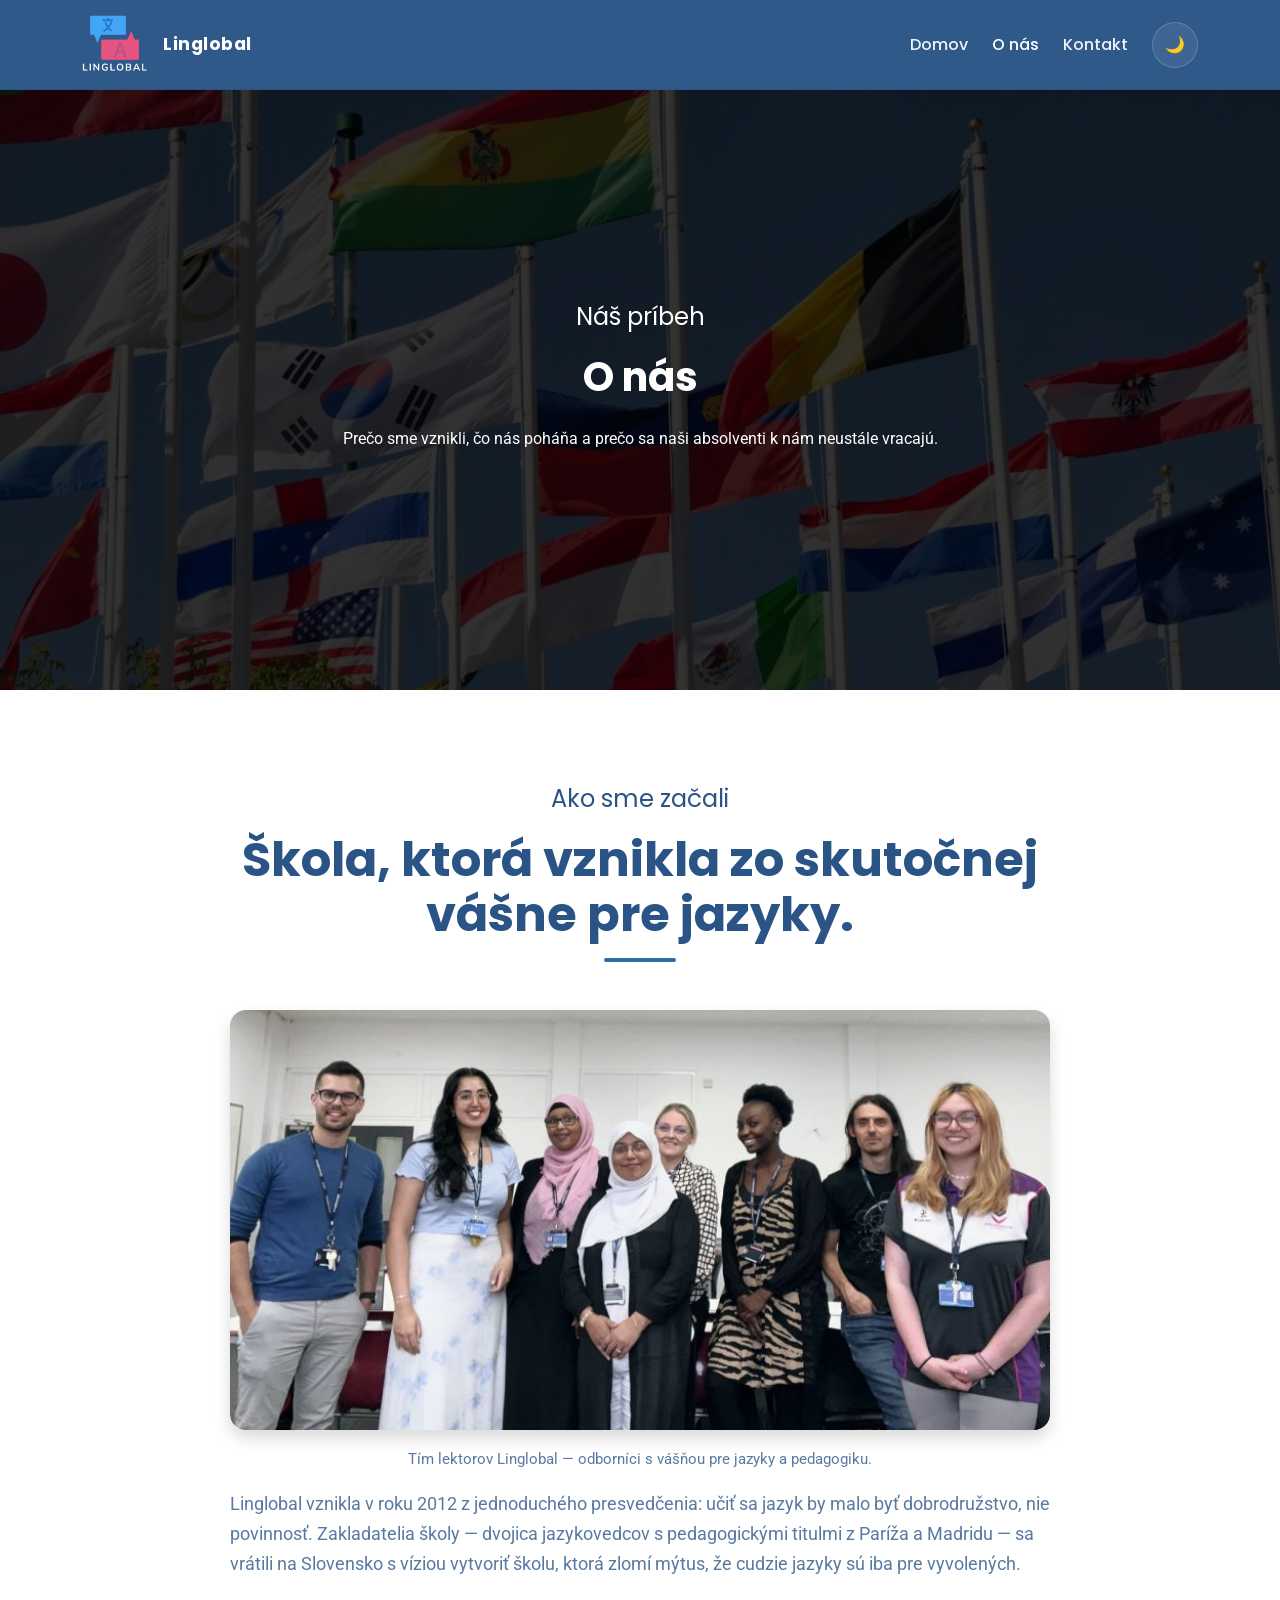
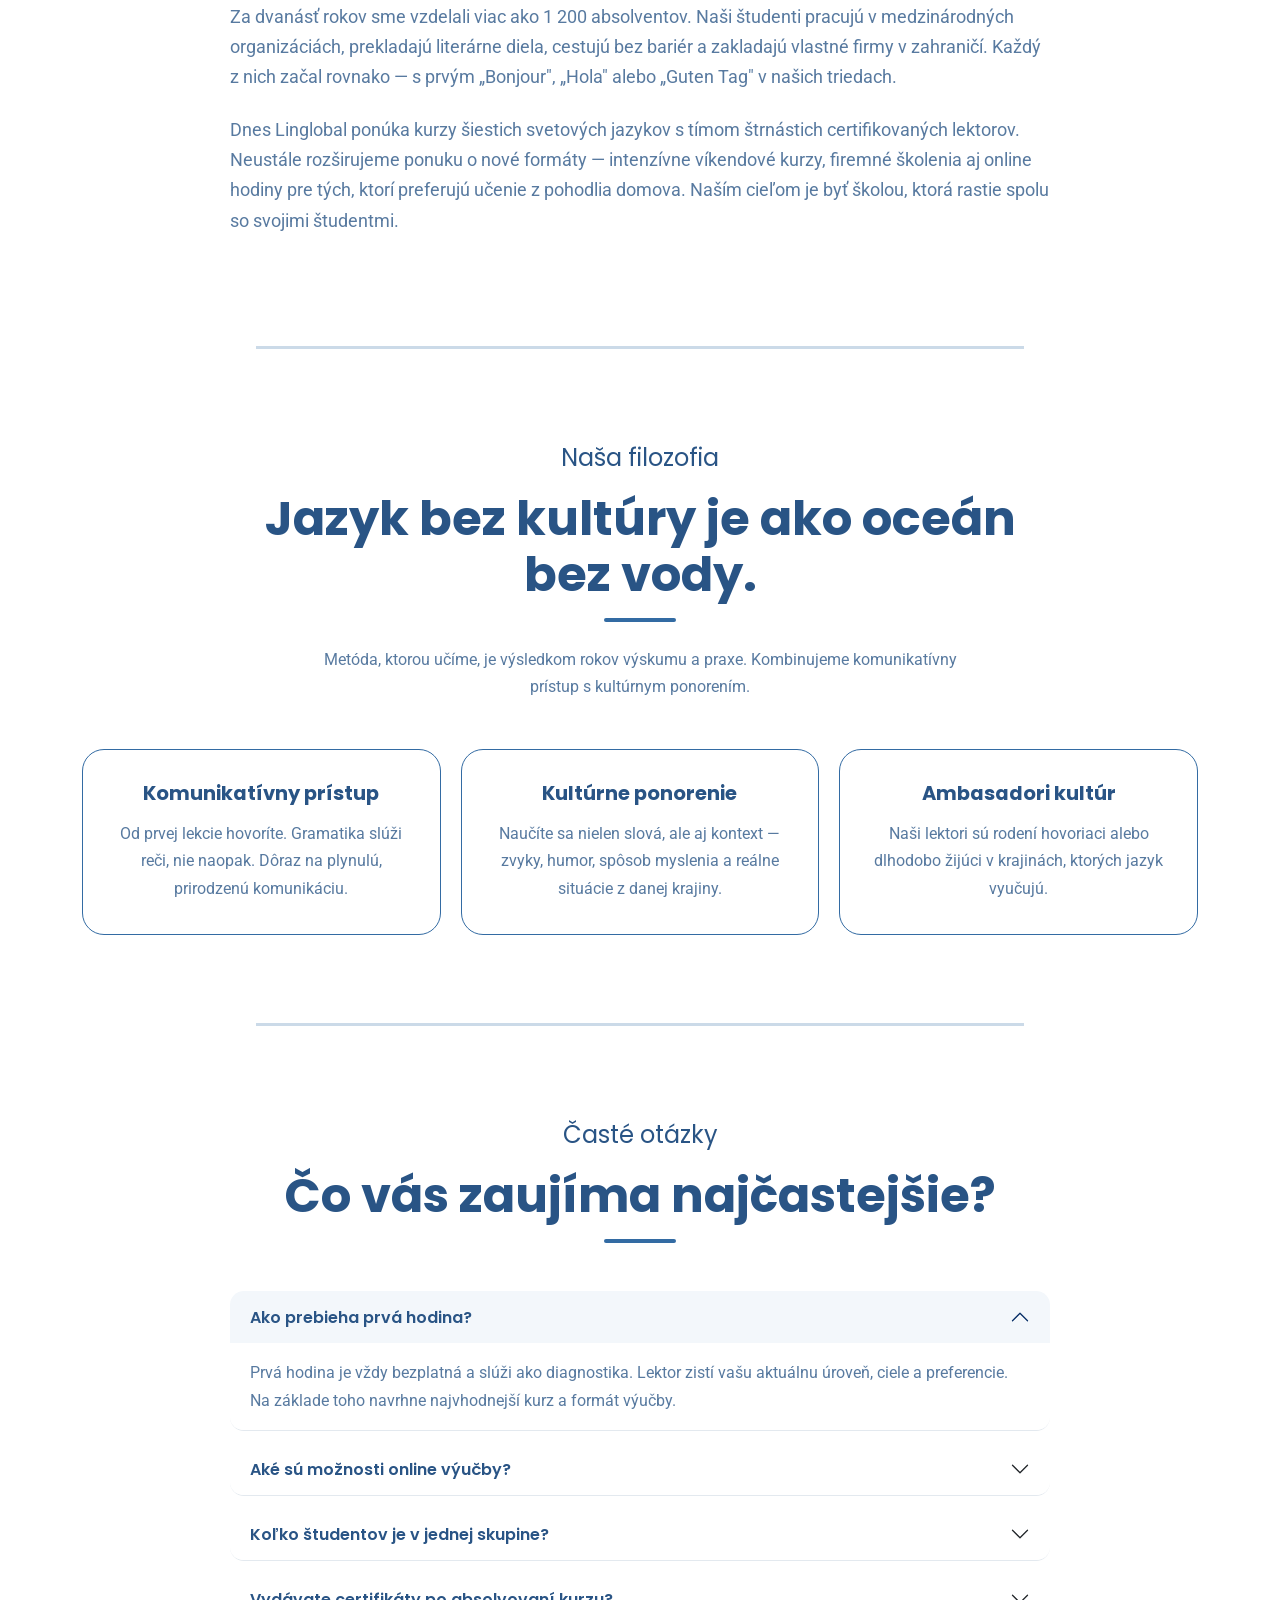
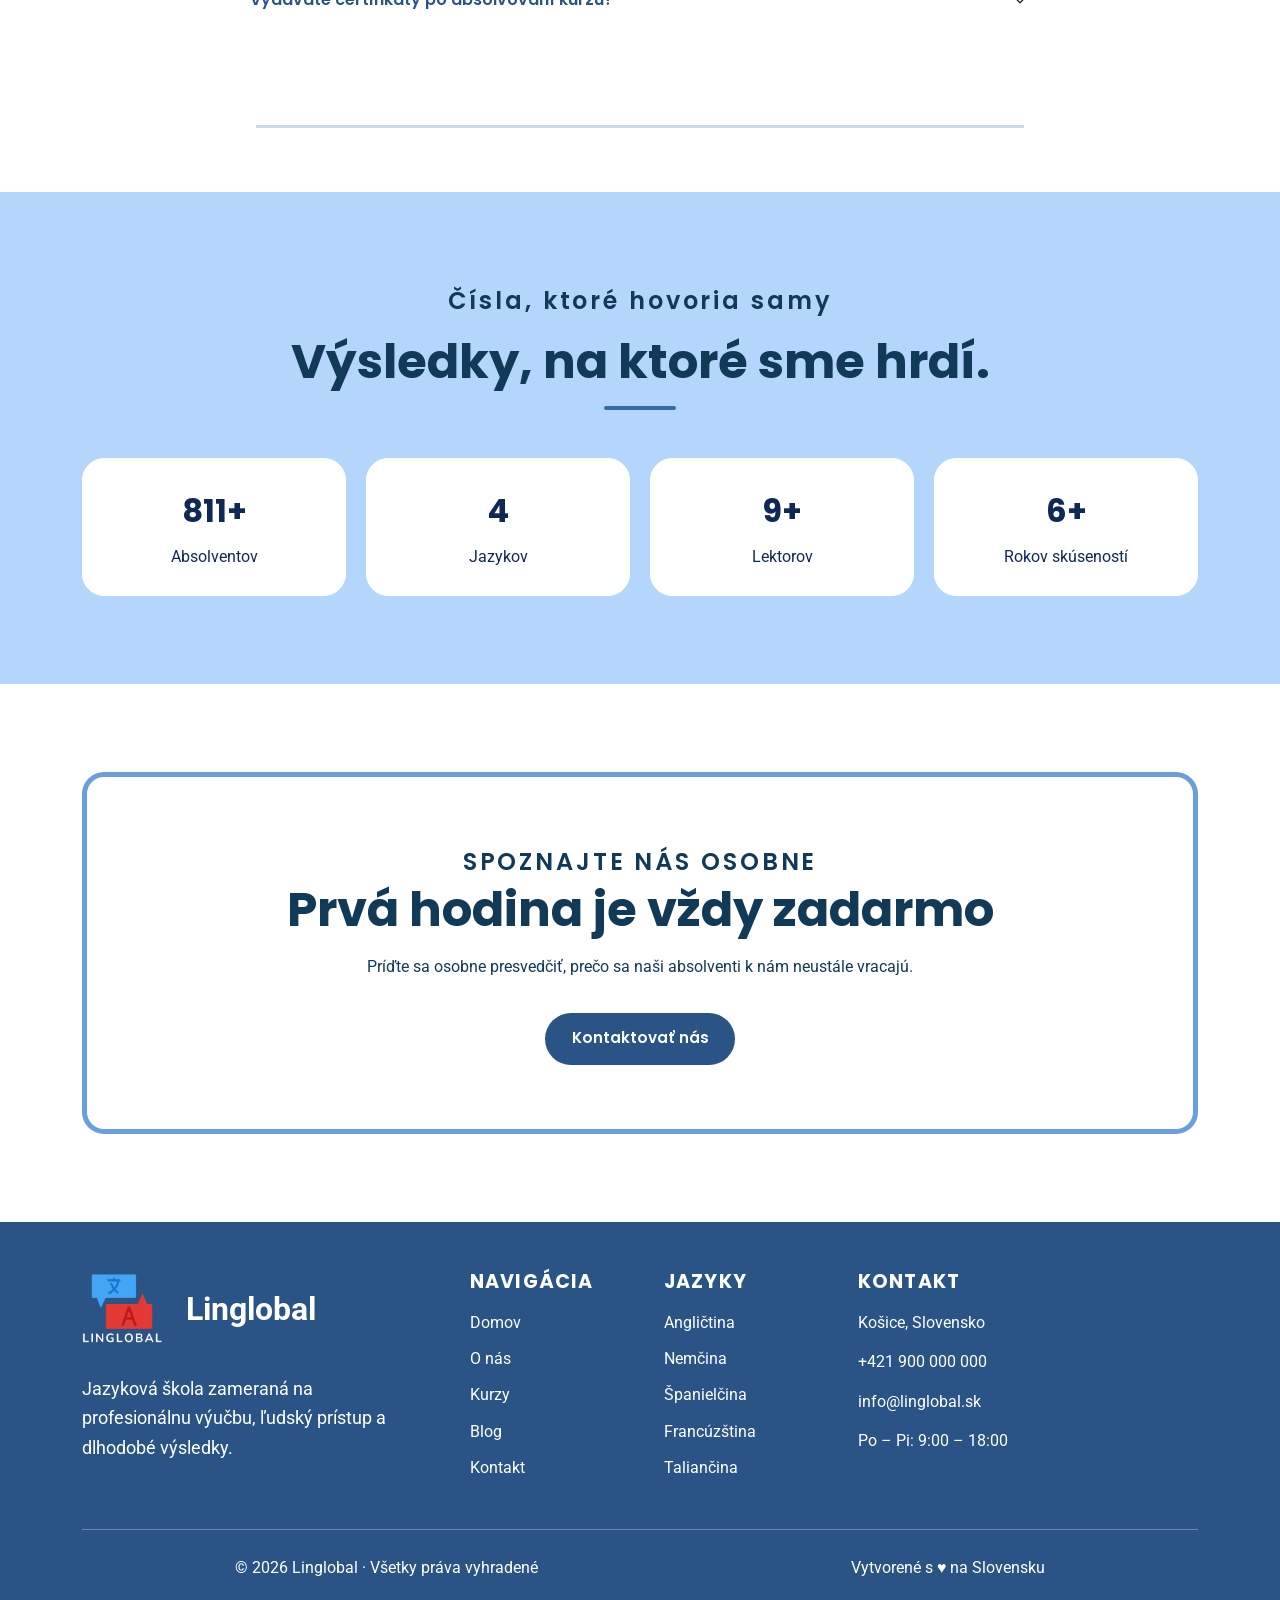
<file: o-nas.html>
<!DOCTYPE html>
<html lang="sk">
<head>
  <meta charset="UTF-8">
  <meta name="viewport" content="width=device-width, initial-scale=1.0">
  <meta name="description" content="Zoznámte sa s Linglobal — príbeh školy, náš tím lektorov a filozofia výučby.">
  <title>O nás | Linglobal</title>
  <link rel="preconnect" href="https://fonts.googleapis.com">
  <link rel="preconnect" href="https://fonts.gstatic.com" crossorigin>
  <link href="https://fonts.googleapis.com/css2?family=Poppins:wght@500;600;700;800&family=Roboto:wght@400;500;700&display=swap" rel="stylesheet">
  <link href="https://cdn.jsdelivr.net/npm/bootstrap@5.3.3/dist/css/bootstrap.min.css" rel="stylesheet">
  <link rel="stylesheet" href="assets/css/style.css">
</head>
<body>

  <a class="skip-link" href="#main-content">Preskočiť na obsah</a>

  <nav class="navbar navbar-expand-lg navbar-oceana sticky-top" aria-label="Hlavná navigácia">
    <div class="container">
      <a class="navbar-brand brand-mark d-flex align-items-center gap-2" href="index.html">
        <img src="assets/img/linglobal-icon.png" alt="Linglobal" width="32" height="32">
        Linglobal
      </a>
      <button class="navbar-toggler" type="button" data-bs-toggle="collapse" data-bs-target="#navbarNav"
        aria-controls="navbarNav" aria-expanded="false" aria-label="Otvoriť navigáciu">
        <span class="navbar-toggler-icon"></span>
      </button>
      <div class="collapse navbar-collapse justify-content-end" id="navbarNav">
        <ul class="navbar-nav align-items-lg-center gap-lg-2 ms-auto">
          <li class="nav-item"><a class="nav-link" href="index.html">Domov</a></li>
          <li class="nav-item"><a class="nav-link active" href="o-nas.html">O nás</a></li>
          <li class="nav-item"><a class="nav-link" href="kontakt.html">Kontakt</a></li>
          <li class="nav-item ms-lg-2 mt-3 mt-lg-0">
            <button id="darkModeToggle" class="theme-toggle" type="button"
              aria-label="Prepnúť tmavý režim" title="Prepnúť tmavý režim">🌙</button>
          </li>
        </ul>
      </div>
    </div>
  </nav>

  <main id="main-content">

    <!-- Hero -->
    <section class="hero-section page-hero">
      <div class="container">
        <div class="hero-shell">
          <span class="eyebrow">Náš príbeh</span>
          <h1 class="hero-title">O nás</h1>
          <p class="hero-subtitle">
            Prečo sme vznikli, čo nás poháňa a prečo sa naši absolventi k nám neustále vracajú.
          </p>
        </div>
      </div>
    </section>

    <!-- História -->
    <section class="section-white section-block">
      <div class="container">
        <div class="section-heading">
          <span class="eyebrow section-eyebrow">Ako sme začali</span>
          <h2 class="section-title">Škola, ktorá vznikla zo skutočnej vášne pre jazyky.</h2>
          <div class="section-divider"></div>
        </div>
        <div class="prose-block">
          <figure class="text-center mt-5">
            <img
                src="assets/img/tim-linglobal.jpg"
                alt="Tím lektorov Linglobal"
                class="img-fluid rounded-4 shadow"
                style="max-height: 420px; object-fit: cover; width: 100%;"
            >
            <figcaption class="mt-3">
              Tím lektorov Linglobal — odborníci s vášňou pre jazyky a pedagogiku.
            </figcaption>
          </figure>
          <p>
            Linglobal vznikla v roku 2012 z jednoduchého presvedčenia: učiť sa jazyk by malo byť dobrodružstvo, nie povinnosť. Zakladatelia školy — dvojica jazykovedcov s pedagogickými titulmi z Paríža a Madridu — sa vrátili na Slovensko s víziou vytvoriť školu, ktorá zlomí mýtus, že cudzie jazyky sú iba pre vyvolených.
          </p>
          <p>
            Za dvanásť rokov sme vzdelali viac ako 1 200 absolventov. Naši študenti pracujú v medzinárodných organizáciách, prekladajú literárne diela, cestujú bez bariér a zakladajú vlastné firmy v zahraničí. Každý z nich začal rovnako — s prvým „Bonjour", „Hola" alebo „Guten Tag" v našich triedach.
          </p>
          <p>
            Dnes Linglobal ponúka kurzy šiestich svetových jazykov s tímom štrnástich certifikovaných lektorov. Neustále rozširujeme ponuku o nové formáty — intenzívne víkendové kurzy, firemné školenia aj online hodiny pre tých, ktorí preferujú učenie z pohodlia domova. Naším cieľom je byť školou, ktorá rastie spolu so svojimi študentmi.
         </p>
        </div>
      </div>
    </section>

    <hr class="section-line">

    <!-- Filozofia -->
    <section class="section-light section-block">
      <div class="container">
        <div class="section-heading">
          <span class="eyebrow section-eyebrow">Naša filozofia</span>
          <h2 class="section-title">Jazyk bez kultúry je ako oceán bez vody.</h2>
          <div class="section-divider"></div>
          <p class="section-subtitle">
            Metóda, ktorou učíme, je výsledkom rokov výskumu a praxe. Kombinujeme komunikatívny prístup s kultúrnym ponorením.
          </p>
        </div>
        <div class="feature-grid">
          <article class="feature-card">
            <h3>Komunikatívny prístup</h3>
            <p>Od prvej lekcie hovoríte. Gramatika slúži reči, nie naopak. Dôraz na plynulú, prirodzenú komunikáciu.</p>
          </article>
          <article class="feature-card">
            <h3>Kultúrne ponorenie</h3>
            <p>Naučíte sa nielen slová, ale aj kontext — zvyky, humor, spôsob myslenia a reálne situácie z danej krajiny.</p>
          </article>
          <article class="feature-card">
            <h3>Ambasadori kultúr</h3>
            <p>Naši lektori sú rodení hovoriaci alebo dlhodobo žijúci v krajinách, ktorých jazyk vyučujú.</p>
          </article>
        </div>
      </div>
    </section>

    <hr class="section-line">

    <!-- FAQ / Zaujímavosti -->
<section class="section-white section-block">
  <div class="container">
    <div class="section-heading">
      <span class="eyebrow section-eyebrow">Časté otázky</span>
      <h2 class="section-title">Čo vás zaujíma najčastejšie?</h2>
      <div class="section-divider"></div>
    </div>

    <div class="accordion accordion-flush" id="faqAccordion" style="max-width: 820px; margin: 0 auto; text-align: left;">

      <div class="accordion-item">
        <h3 class="accordion-header">
          <button class="accordion-button" type="button" data-bs-toggle="collapse" data-bs-target="#faq1" aria-expanded="true" aria-controls="faq1">
            Ako prebieha prvá hodina?
          </button>
        </h3>
        <div id="faq1" class="accordion-collapse collapse show" data-bs-parent="#faqAccordion">
          <div class="accordion-body">
            Prvá hodina je vždy bezplatná a slúži ako diagnostika. Lektor zistí vašu aktuálnu úroveň, ciele a preferencie. Na základe toho navrhne najvhodnejší kurz a formát výučby.
          </div>
        </div>
      </div>

      <div class="accordion-item">
        <h3 class="accordion-header">
          <button class="accordion-button collapsed" type="button" data-bs-toggle="collapse" data-bs-target="#faq2" aria-expanded="false" aria-controls="faq2">
            Aké sú možnosti online výučby?
          </button>
        </h3>
        <div id="faq2" class="accordion-collapse collapse" data-bs-parent="#faqAccordion">
          <div class="accordion-body">
            Online hodiny prebiehajú cez platformu Zoom alebo Google Meet. Štruktúra je rovnaká ako pri prezenčnej výučbe — interaktívne cvičenia, konverzácia a domáce úlohy. Online formát je vhodný pre zaneprázdnených ľudí alebo tých, ktorí žijú mimo Košíc.
          </div>
        </div>
      </div>

      <div class="accordion-item">
        <h3 class="accordion-header">
          <button class="accordion-button collapsed" type="button" data-bs-toggle="collapse" data-bs-target="#faq3" aria-expanded="false" aria-controls="faq3">
            Koľko študentov je v jednej skupine?
          </button>
        </h3>
        <div id="faq3" class="accordion-collapse collapse" data-bs-parent="#faqAccordion">
          <div class="accordion-body">
            Skupiny majú maximálne 8 študentov, pri japončine maximálne 6. Malé skupiny umožňujú lektorovi venovať sa každému individuálne a zabezpečujú intenzívnejšiu konverzačnú prax. Dostupné sú aj individuálne hodiny jeden na jeden.
          </div>
        </div>
      </div>

      <div class="accordion-item">
        <h3 class="accordion-header">
          <button class="accordion-button collapsed" type="button" data-bs-toggle="collapse" data-bs-target="#faq4" aria-expanded="false" aria-controls="faq4">
            Vydávate certifikáty po absolvovaní kurzu?
          </button>
        </h3>
        <div id="faq4" class="accordion-collapse collapse" data-bs-parent="#faqAccordion">
          <div class="accordion-body">
            Po úspešnom absolvovaní kurzu vydávame vlastný certifikát Linglobal. Okrem toho pripravujeme študentov na medzinárodne uznávané certifikáty — IELTS, Cambridge, DELF, DELE a Goethe-Zertifikat. Prípravu na tieto skúšky ponúkame ako samostatný intenzívny modul.
          </div>
        </div>
      </div>

    </div>
  </div>
</section>

<hr class="section-line">

    <!-- Štatistiky -->
    <section class="section-ocean section-block">
      <div class="container">
        <div class="section-heading">
          <span class="eyebrow eyebrow-light">Čísla, ktoré hovoria samy</span>
          <h2 class="section-title">Výsledky, na ktoré sme hrdí.</h2>
          <div class="section-divider"></div>
        </div>
        <div class="hero-stats-o-nas" aria-label="Štatistiky školy">
          <article class="stat-card-o-nas">
            <strong class="stat-number-o-nas" data-target="1200" data-suffix="+">0</strong>
            <span>Absolventov</span>
          </article>
          <article class="stat-card-o-nas">
            <strong class="stat-number-o-nas" data-target="6">0</strong>
            <span>Jazykov</span>
          </article>
          <article class="stat-card-o-nas">
            <strong class="stat-number-o-nas" data-target="14" data-suffix="+">0</strong>
            <span>Lektorov</span>
          </article>
          <article class="stat-card-o-nas">
            <strong class="stat-number-o-nas" data-target="10" data-suffix="+">0</strong>
            <span>Rokov skúseností</span>
          </article>
        </div>
      </div>
    </section>

    <!-- CTA -->
    <section class="cta-section">
      <div class="container">
        <div class="cta-card">
          <span class="eyebrow eyebrow-light">Spoznajte nás osobne</span>
          <h2 class="section-title">Prvá hodina je vždy zadarmo</h2>
          <p class="section-subtitle">
            Príďte sa osobne presvedčiť, prečo sa naši absolventi k nám neustále vracajú.
          </p>
          <a href="kontakt.html" class="btn btn-primary">Kontaktovať nás</a>
        </div>
      </div>
    </section>

  </main>

  <!-- Footer -->
  <footer class="site-footer">
    <div class="container">
      <div class="row g-5 footer-top">

        <div class="col-lg-4">
          <div class="d-flex align-items-center gap-2 mb-2">
            <img src="assets/img/linglobal-icon.png" alt="Linglobal logo" width="80" height="80" style="border-radius: 6px;">
            <p class="footer-brand mb-0">Linglobal</p>
          </div>
          <p class="footer-desc">Jazyková škola zameraná na profesionálnu výučbu, ľudský prístup a dlhodobé výsledky.</p>
          <div class="footer-socials d-flex gap-3 mt-3">
            <a href="#" class="footer-social-link" aria-label="Instagram"><i class="bi bi-instagram"></i></a>
            <a href="#" class="footer-social-link" aria-label="Facebook"><i class="bi bi-facebook"></i></a>
            <a href="#" class="footer-social-link" aria-label="YouTube"><i class="bi bi-youtube"></i></a>
            <a href="#" class="footer-social-link" aria-label="TikTok"><i class="bi bi-tiktok"></i></a>
          </div>
        </div>

        <div class="col-sm-6 col-lg-2">
          <h6 class="footer-heading">Navigácia</h6>
          <ul class="footer-links">
            <li><a href="index.html">Domov</a></li>
            <li><a href="o-nas.html">O nás</a></li>
            <li><a href="kurzy.html">Kurzy</a></li>
            <li><a href="blog.html">Blog</a></li>
            <li><a href="kontakt.html">Kontakt</a></li>
          </ul>
        </div>

        <div class="col-sm-6 col-lg-2">
          <h6 class="footer-heading">Jazyky</h6>
          <ul class="footer-links">
            <li><a href="index.html#courses">Angličtina</a></li>
            <li><a href="index.html#courses">Nemčina</a></li>
            <li><a href="index.html#courses">Španielčina</a></li>
            <li><a href="index.html#courses">Francúzština</a></li>
            <li><a href="index.html#courses">Taliančina</a></li>
          </ul>
        </div>

        <div class="col-lg-4">
          <h6 class="footer-heading">Kontakt</h6>
          <ul class="footer-contact-list">
            <li><i class="bi bi-geo-alt-fill"></i><span>Košice, Slovensko</span></li>
            <li><i class="bi bi-telephone-fill"></i><a href="tel:+421900000000">+421 900 000 000</a></li>
            <li><i class="bi bi-envelope-fill"></i><a href="mailto:info@linglobal.sk">info@linglobal.sk</a></li>
            <li><i class="bi bi-clock-fill"></i><span>Po – Pi: 9:00 – 18:00</span></li>
          </ul>
        </div>

      </div>

      <div class="footer-bottom d-flex flex-column flex-sm-row align-items-center justify-content-between gap-2">
        <p class="footer-copy mb-0">© 2026 Linglobal · Všetky práva vyhradené</p>
        <p class="footer-copy mb-0">Vytvorené s ♥️ na Slovensku</p>
      </div>
    </div>
  </footer>

  <script src="https://cdn.jsdelivr.net/npm/bootstrap@5.3.3/dist/js/bootstrap.bundle.min.js"></script>
  <script src="assets/js/script.js"></script>
</body>
</html>
</file>
<file: assets/css/style.css>
/* ===================================================
   Linglobal — Hlavný stylesheet
   Paleta: #295485 | #4B4997 | #625EB9 | #4385C5
   Svetlý režim: #ffffff  |  Tmavý: #0C3554
   Fonty: Poppins (nadpisy) + Roboto (text)
=================================================== */

:root {
  --color-base:          #295485;
  --color-secondary:     #4B4997;
  --color-accent:        #5884c7e8;
  --color-accent-soft:   #336ba3;
  --color-white:         #ffffff;
  --color-bg:            #ffffff;
  --color-surface:       #f3f7fb;
  --color-surface-2:     #e8f0f9;
  --color-border:        rgba(41, 84, 133, 0.13);
  --color-text:          #295485;
  --color-text-soft:     rgba(41, 84, 133, 0.78);
  --color-dark-bg:       #0F2854;
  --color-dark-bg2:      #5d88b0;
  --color-dark-modal:    #1f3d74;
  --color-dark-surface2: rgba(157, 146, 236, 0.275);
  --color-dark-border:   #021829;
  --font-heading: 'Poppins', sans-serif;
  --font-body:    'Roboto', sans-serif;
  --radius-sm: 8px;
  --radius-md: 14px;
  --radius-lg: 22px;
  --transition: 0.25s ease;
  --container:  1160px;
}

html {
  scroll-behavior: smooth;
  overflow-x: clip;
}

body {
  margin: 0;
  min-height: 100vh;
  font-family: var(--font-body);
  font-size: 1rem;
  line-height: 1.72;
  color: var(--color-text);
  background: var(--color-bg);
  text-align: center;
  -webkit-font-smoothing: antialiased;
}

img, svg { display: block; max-width: 100%; }

a {
  color: inherit;
  text-decoration: none;
  transition: color var(--transition), background-color var(--transition),
              border-color var(--transition), transform var(--transition), opacity var(--transition);
}

h1, h2, h3, h4, h5, h6,
.nav-link, .btn, .brand-mark, .eyebrow, .theme-toggle {
  font-family: var(--font-heading);
}

h1, h2, h3 { font-weight: 700; }
h4, h5, h6, .nav-link, .btn, .card-title, legend { font-weight: 600; }

p {
  font-family: var(--font-body);
  max-width: 72ch;
  margin-left: auto;
  margin-right: auto;
  margin-bottom: 2rem;
}

.skip-link {
  position: absolute;
  left: -9999px;
  top: 0;
  z-index: 9999;
}
.skip-link:focus {
  left: 1rem;
  top: 1rem;
  background: var(--color-white);
  color: var(--color-base);
  padding: 0.75rem 1rem;
  border-radius: var(--radius-sm);
}


/* ─── Layout ─── */
.container {
  width: min(100% - 2rem, var(--container));
  margin-inline: auto;
}

.section-block { padding: 5.5rem 0; }
.section-light  { background: var(--color-bg); }
.section-white  { background: var(--color-bg); }

.section-ocean {
  background: rgba(178, 212, 252, 0.97);
  width: 100vw;
  max-width: 100vw;
  margin-left: calc(-50vw + 50%);
  margin-right: calc(-50vw + 50%);
  margin-top: 4rem;
  box-sizing: border-box;
}


/* ─── Navbar ─── */
.navbar-oceana {
  background: rgba(41, 84, 133, 0.97);
  border-bottom: 1px solid rgba(41, 84, 133, 0.97);
  backdrop-filter: blur(10px);
  padding: 0.9rem 0;
  height: 90px;
}
.brand-mark {
  font-size: 1.1rem;
  font-weight: 700;
  color: var(--color-white) !important;
  letter-spacing: 0.03em;
}
.navbar-brand img {
  width: auto;
  height: 65px;
  max-height: 65px;
  margin-right: 0.5rem;
  object-fit: contain;
  mix-blend-mode: lighten;
  border-radius: 0;
}
.navbar-oceana .nav-link {
  color: var(--color-white) !important;
  font-size: 1rem;
  font-weight: 500;
  opacity: 0.92;
}
.navbar-oceana .nav-link:hover,
.navbar-oceana .nav-link.active { opacity: 1; }
.navbar-toggler {
  border: 1px solid rgba(255, 255, 255, 0.22);
  border-radius: var(--radius-sm);
  padding: 0.5rem 0.7rem;
}
.navbar-toggler:focus { box-shadow: none; }
.navbar-toggler-icon { filter: brightness(0) invert(1); }

.theme-toggle {
  min-width: 46px;
  min-height: 46px;
  border: 1px solid rgba(255, 255, 255, 0.18);
  border-radius: 999px;
  background: rgba(255, 255, 255, 0.08);
  color: var(--color-white);
  cursor: pointer;
}


/* ─── Hero ─── */
.hero-section {
  position: relative;
  min-height: 600px;
  display: flex;
  align-items: center;
  justify-content: center;
  padding: 5rem 2rem;
  background-image: url('../img/fotkaHlavna.jpg');
  background-size: cover;
  background-position: center;
  background-repeat: no-repeat;
}
.hero-section::before {
  content: '';
  position: absolute;
  inset: 0;
  background: rgb(0 0 0 / 0.80);
  z-index: 0;
}
.hero-shell {
  position: relative;
  z-index: 1;
  color: #fff;
}
.hero-section .eyebrow,
.hero-section .eyebrow-light {
  margin-bottom: 1rem;
  font-size: 1.25rem;
}
.hero-section h1 {
  margin-bottom: 1.5rem;
  margin-top: 1rem;
}
.hero-section p { margin-bottom: 2rem; }
.hero-actions { margin-bottom: 3rem; }


/* ─── Buttons ─── */
.btn {
  display: inline-flex;
  align-items: center;
  justify-content: center;
  min-height: 48px;
  padding: 0.85rem 1.6rem;
  border-radius: 999px;
  border: 1px solid transparent;
  font-size: 0.95rem;
  font-weight: 600;
  cursor: pointer;
  transition: background var(--transition), transform var(--transition), opacity var(--transition);
}
.btn-primary {
  background: var(--color-base);
  color: var(--color-white) !important;
}
.btn-primary:hover {
  background: var(--color-accent-soft);
  color: var(--color-white) !important;
  transform: translateY(-1px);
}
.btn-secondary {
  background: transparent;
  border-color: rgba(255, 255, 255, 0.34);
  color: var(--color-white) !important;
}
.btn-secondary:hover {
  background: rgba(255, 255, 255, 0.08);
  color: var(--color-white) !important;
}
.btn-primary2 {
  background: rgba(41, 84, 133, 0.97);
  color: var(--color-bg);
}
.btn-dalej {
  display: inline-block;
  margin-top: 2rem;
  padding: 1rem 3rem;
  background: var(--color-base);
  color: #fff;
  border: none;
  border-radius: 9999px;
  font-size: 1rem;
  font-weight: 600;
  cursor: pointer;
  transition: background 180ms ease;
}
.btn-dalej:hover { background: var(--color-accent-soft); }
.btn-zapis {
  display: inline-flex;
  align-items: center;
  gap: 0.5rem;
  padding: 0.7rem 1.75rem;
  background: var(--color-base);
  color: #fff;
  border-radius: 9999px;
  font-size: 1rem;
  font-weight: 600;
  text-decoration: none;
  transition: background 180ms ease;
}
.btn-zapis:hover { background: var(--color-accent-soft); }


/* ─── Section headings ─── */
.section-heading {
  max-width: 820px;
  margin: 0 auto 3rem;
}
.section-heading .eyebrow,
.section-eyebrow {
  font-size: 1.10rem;
  margin-bottom: 0.8rem;
  display: block;
}
.section-heading.left-align {
  text-align: left;
  margin-left: 0;
}
.section-title {
  margin-bottom: 1rem;
  font-size: clamp(2rem, 4vw, 3rem);
  line-height: 1.15;
  color: var(--color-base);
}
.section-subtitle { color: var(--color-text-soft); }

.section-ocean .section-title,
.section-ocean .section-subtitle,
.section-ocean p,
.section-ocean h3,
.cta-card .section-title,
.cta-card .section-subtitle { color: #113958; }

.section-ocean .eyebrow-light {
  font-family: var(--font-heading);
  text-transform: none;
  font-size: 1rem;
}
.eyebrow { font-size: 1.5rem !important; }
.eyebrow-light {
  color: #113958;
  font-size: 1rem;
  letter-spacing: 0.12em;
  text-transform: uppercase;
  font-weight: 600;
}
.section-divider {
  width: 72px;
  height: 4px;
  margin: 0 auto 1.5rem;
  border-radius: 999px;
  background: var(--color-accent-soft);
}
.section-line {
  border: none;
  border-top: 3px solid var(--color-accent-soft);
  width: 60%;
  margin: 0 auto;
}

/* ─── Stat cards (Hero) ─── */
.hero-stats {
  display: grid;
  grid-template-columns: repeat(4, minmax(0, 1fr));
  gap: 1.25rem;
}
.stat-card {
  padding: 1.5rem 1rem;
  background: rgba(255, 255, 255, 0.08);
  border: 1px solid rgba(255, 255, 255, 0.14);
  border-radius: var(--radius-lg);
}
.stat-number {
  display: block;
  margin-bottom: 0.35rem;
  font-family: var(--font-heading);
  font-size: 2rem;
  font-weight: 700;
  color: var(--color-white);
}
.stat-card span { color: var(--color-white); }

/* ─── Feature / Course / Process grid ─── */
.feature-grid,
.course-grid,
.process-grid {
  display: grid;
  grid-template-columns: repeat(3, minmax(0, 1fr));
  gap: 1.25rem;
}

.feature-card,
.course-card,
.process-card {
  height: 100%;
  padding: 2rem 1.5rem;
  background: var(--color-white);
  border-radius: var(--radius-lg);
  transition: border-color var(--transition), transform var(--transition);
}

.feature-card { border: 1px solid var(--color-accent-soft); }
.course-card  { border: 2px solid rgba(67, 133, 197, 0.45); }
.process-card { border: 2px solid rgba(67, 133, 197, 0.45); }

.feature-card:hover,
.course-card:hover {
  border-color: rgba(67, 133, 197, 0.75);
  transform: translateY(-2px);
}

.feature-card h3,
.course-card h3,
.process-card h3 {
  margin-bottom: 0.9rem;
  color: var(--color-base);
  font-size: 1.22rem;
}
.feature-card p,
.course-card p,
.process-card p {
  margin-bottom: 0;
  color: var(--color-text-soft);
}

.card-body { padding: 1.25rem 1.25rem 1.5rem; }
.card-img-wrap {
  width: 100%;
  overflow: hidden;
  border-radius: var(--radius-lg) var(--radius-lg) 0 0;
}
.card-img-wrap img {
  width: 100%;
  height: 100%;
  object-fit: cover;
  object-position: center;
  display: block;
}
figcaption {
  color: var(--color-text-soft);
  font-size: 0.95rem;
}

/* ─── Process cards ─── */
.process-card {
  background: #ffffff;
  border-color: #ffffff;
}
.process-card h3,
.process-card p { color: #113958; }

.process-step {
  display: inline-flex;
  align-items: center;
  justify-content: center;
  width: 56px;
  height: 56px;
  margin-bottom: 1rem;
  border-radius: 50%;
  background: rgba(101, 156, 219, 0.97);
  font-family: var(--font-heading);
  font-weight: 700;
  color: var(--color-white);
}


/* ─── CTA ─── */
.cta-section {
  background: var(--color-white);
  padding-block: 5.5rem;
}
.cta-card {
  margin: 0 auto;
  padding: 4rem 5rem;
  background: var(--color-white);
  border: 5px solid rgba(101, 156, 219, 0.97);
  border-radius: var(--radius-lg);
}


/* ─── Modal ─── */
.modal-overlay {
  display: none;
  position: fixed;
  inset: 0;
  background: oklch(0.1 0 0 / 0.55);
  backdrop-filter: blur(4px);
  z-index: 9999;
  align-items: flex-start;
  justify-content: center;
  padding: 5rem 1rem 2rem;
  overflow-y: auto;
}
.modal-overlay.is-open { display: flex; }
.modal-box {
  position: relative;
  background: var(--color-surface);
  border-radius: 1rem;
  padding: 2.5rem 2.5rem 2rem;
  max-width: 580px;
  width: 100%;
  margin: auto;
  box-shadow: 0 12px 40px oklch(0.1 0 0 / 0.25);
  animation: modal-in 220ms cubic-bezier(0.16, 1, 0.3, 1) both;
  text-align: left;
}
@keyframes modal-in {
  from { opacity: 0; transform: translateY(12px) scale(0.97); }
  to   { opacity: 1; transform: none; }
}
.modal-box h2 {
  font-size: 1.6rem;
  font-weight: 700;
  margin-bottom: 0.35rem;
  color: var(--color-text);
}
.modal-subtitle {
  font-size: 1rem;
  color: var(--color-text-soft);
  margin-bottom: 1.5rem;
}
.modal-divider {
  border: none;
  border-top: 1px solid var(--color-border);
  margin-bottom: 1.5rem;
}
.modal-info {
  list-style: none;
  padding: 0;
  margin: 0 0 1.5rem;
  display: flex;
  flex-direction: column;
  gap: 0.75rem;
}
.modal-info li {
  display: flex;
  align-items: flex-start;
  gap: 0.65rem;
  font-size: 1rem;
  color: var(--color-text);
  line-height: 1.5;
}
.modal-info li .icon {
  flex-shrink: 0;
  width: 1.1rem;
  height: 1.1rem;
  margin-top: 0.18rem;
  color: var(--color-base);
}
.modal-info li span { color: var(--color-text-soft); }
.modal-desc {
  font-size: 1rem;
  color: var(--color-text-soft);
  line-height: 1.7;
  margin-bottom: 2rem;
  padding: 1rem 1.1rem;
  background: var(--color-surface);
  border-radius: var(--radius-md);
  border-left: 3px solid var(--color-base);
}
.modal-close {
  position: absolute;
  top: 1rem;
  right: 1rem;
  width: 3rem;
  height: 3rem;
  border-radius: 50%;
  background: var(--color-surface);
  border: none;
  cursor: pointer;
  display: flex;
  align-items: center;
  justify-content: center;
  font-size: 1.25rem;
  color: var(--color-text-soft);
  transition: background 150ms ease, color 150ms ease;
  z-index: 10;
}
.modal-close:hover {
  background: #ffc1ba;
  color: var(--color-text);
}
@media (max-width: 480px) {
  .modal-box { padding: 1.5rem 1.25rem 1.25rem; }
}


/* ─── O nás ─── */
.prose-block {
  max-width: 820px;
  margin: 0 auto;
  text-align: left;
  font-size: 1.1rem;
}
.prose-block p {
  margin-bottom: 1.4rem;
  color: var(--color-text-soft);
  max-width: 100%;
}
.hero-stats-o-nas {
  display: grid;
  grid-template-columns: repeat(4, minmax(0, 1fr));
  gap: 1.25rem;
}
.stat-card-o-nas {
  background: var(--color-bg);
  border: 1px solid var(--color-bg);
  padding: 1.5rem 1rem;
  border-radius: var(--radius-lg);
}
.stat-number-o-nas {
  display: block;
  margin-bottom: 0.35rem;
  font-family: var(--font-heading);
  font-size: 2rem;
  font-weight: 700;
  color: var(--color-dark-bg);
}
.stat-card-o-nas span { color: var(--color-dark-bg); }

/* ─── Accordion ─── */
.accordion-item {
  border: 1px solid var(--color-border);
  border-radius: var(--radius-md) !important;
  margin-bottom: 0.75rem;
  overflow: hidden;
}
.accordion-button {
  font-family: var(--font-heading);
  font-weight: 600;
  color: var(--color-base);
  background: var(--color-bg);
}
.accordion-button:not(.collapsed) {
  color: var(--color-base);
  background: var(--color-surface);
  box-shadow: none;
}
.accordion-button:focus { box-shadow: none; }
.accordion-body {
  color: var(--color-text-soft);
  background: var(--color-bg);
  text-align: left;
}

/* ─── Kontakt ─── */
.contact-layout {
  display: grid;
  grid-template-columns: 1fr 380px;
  gap: 2.5rem;
  text-align: left;
}
.contact-form-wrap { position: relative; }
.form-group { display: grid; gap: 0.45rem; }
.form-label {
  font-family: var(--font-heading);
  font-size: 0.92rem;
  font-weight: 600;
  color: var(--color-base);
}
.form-control,
.form-select,
input[type="text"],
input[type="email"],
textarea,
select {
  width: 100%;
  padding: 0.85rem 1rem;
  border: 1px solid var(--color-base);
  opacity: 0.4;
  border-radius: var(--radius-md);
  background: var(--color-bg);
  color: var(--color-text);
  font-family: var(--font-body);
  font-size: 1rem;
  box-shadow: none;
  transition: border-color var(--transition), box-shadow var(--transition);
  appearance: none;
}
.form-control::placeholder,
input::placeholder,
textarea::placeholder { color: var(--color-base); }
.form-control:focus,
.form-select:focus,
input:focus,
textarea:focus,
select:focus {
  outline: none;
  border-color: var(--color-accent-soft);
  box-shadow: 0 0 0 3px rgba(67, 133, 197, 0.14);
}
.was-validated .form-control:invalid { border-color: #c9363e; }
.invalid-feedback {
  display: none;
  font-size: 0.82rem;
  color: #c9363e;
}
.was-validated .form-control:invalid ~ .invalid-feedback { display: block; }
.form-note {
  font-size: 0.82rem;
  color: var(--color-text-soft);
  max-width: 100%;
  margin: 0;
}
textarea.form-control { resize: vertical; min-height: 130px; }

.contact-info-side {
  display: grid;
  gap: 1.25rem;
  align-content: start;
}
.contact-info-card {
  padding: 1.75rem;
  background: var(--color-base);
  color: var(--color-white);
  border-radius: var(--radius-lg);
  text-align: left;
}
.contact-info-card h3 {
  margin-bottom: 1.25rem;
  font-size: 1.2rem;
  color: var(--color-white);
}
.info-item {
  margin-bottom: 1.1rem;
  padding-bottom: 1.1rem;
  border-bottom: 1px solid rgba(255, 255, 255, 0.12);
}
.info-item:last-child { border-bottom: none; margin-bottom: 0; padding-bottom: 0; }
.info-item strong {
  display: block;
  font-family: var(--font-heading);
  font-size: 0.82rem;
  font-weight: 600;
  letter-spacing: 0.05em;
  text-transform: uppercase;
  color: rgba(255, 255, 255, 0.7);
  margin-bottom: 0.3rem;
}
.info-item p {
  margin: 0;
  max-width: 100%;
  color: var(--color-white);
  font-size: 0.96rem;
}
.info-item a { color: var(--color-white); }

.social-card {
  padding: 1.75rem;
  background: var(--color-surface);
  border: 1px solid var(--color-border);
  border-radius: var(--radius-lg);
  text-align: left;
}
.social-card h4 {
  margin-bottom: 0.5rem;
  font-size: 1rem;
  color: var(--color-base);
}
.social-card p {
  margin-bottom: 1rem;
  max-width: 100%;
  font-size: 0.9rem;
  color: var(--color-text-soft);
}
.social-links {
  display: flex;
  gap: 0.65rem;
  flex-wrap: wrap;
}
.social-btn {
  padding: 0.55rem 1.1rem;
  border-radius: 999px;
  background: var(--color-base);
  color: var(--color-white) !important;
  font-family: var(--font-heading);
  font-size: 0.86rem;
  font-weight: 600;
}
.social-btn:hover { background: var(--color-accent); }

/* ─── Fieldset & Legend ─── */
fieldset.contact-fieldset {
  border: none;
  padding: 0;
  margin: 0;
}
legend {
  display: none;
  font-family: var(--font-heading);
  font-size: 0.82rem;
  font-weight: 700;
  color: var(--color-text-soft);
  text-transform: uppercase;
  letter-spacing: 0.08em;
  margin-bottom: 0.75rem;
  padding: 0;
}

/* ─── CSS validácia formulára ─── */
.form-control:valid {
  border-color: #2e9e5b;
}
.form-control:invalid:not(:placeholder-shown) {
  border-color: #c9363e;
}
.invalid-hint {
  display: none;
  font-size: 0.82rem;
  color: #c9363e;
  margin-top: 0.25rem;
}
.form-control:invalid:not(:placeholder-shown) ~ .invalid-hint {
  display: block;
}
.contact-form .form-group {
  margin-bottom: 1.6rem;
}
.form-label {
  display: block;
  margin-top: 0.25rem;
  margin-bottom: 0.4rem;
}
.form-note {
  margin-bottom: 1.25rem; 
}


/* ─── Toast ─── */
.toast-oceana {
  display: none;
  position: fixed;
  bottom: 2rem;
  left: 50%;
  transform: translateX(-50%);
  align-items: center;
  gap: 1rem;
  padding: 1rem 1.5rem;
  background: var(--color-accent-soft);
  color: var(--color-white);
  border-radius: var(--radius-md);
  z-index: 9999;
  font-family: var(--font-heading);
  font-size: 0.95rem;
}
.toast-oceana.show-toast { display: flex; }
.toast-close {
  background: none;
  border: none;
  color: var(--color-white);
  font-size: 1.2rem;
  cursor: pointer;
  line-height: 1;
  padding: 0;
}


/* ─── Footer ─── */
.site-footer {
  background: var(--color-base);
  color: var(--color-white);
  padding: 3rem 0 1rem;
}
.footer-top {
  padding-bottom: 3rem;
  align-items: flex-start;
}
.footer-brand {
  font-size: 2rem;
  font-weight: 700;
  color: var(--color-white);
  margin-bottom: 3rem;
  margin-left: 1rem;
  text-align: left;
}
.footer-desc {
  font-size: 1.15rem;
  color: var(--color-white);
  max-width: 100%;
  margin-top: 1.5rem;
  margin-bottom: 0.4rem;
  line-height: 1.6;
  text-align: left;
}
.footer-heading {
  font-size: 1.2rem;
  font-weight: 700;
  color: var(--color-white);
  text-transform: uppercase;
  letter-spacing: 0.06em;
  margin-bottom: 1rem;
  text-align: left;
}
.footer-links {
  list-style: none;
  padding: 0;
  margin: 0;
  display: grid;
  gap: 0.55rem;
  text-align: left;
}
.footer-links a {
  font-size: 1rem;
  color: var(--color-white) !important;
  transition: opacity 0.2s ease;
}
.footer-links a:hover { opacity: 0.8; }
.footer-contact-list {
  list-style: none;
  padding: 0;
  margin: 0;
  display: grid;
  gap: 0.75rem;
  text-align: left;
}
.footer-contact-list li {
  gap: 0.6rem;
  font-size: 1rem;
  color: var(--color-white);
}
.footer-contact-list i {
  font-size: 1rem;
  color: var(--color-white);
  flex-shrink: 0;
}
.footer-contact-list a {
  color: var(--color-white) !important;
  transition: opacity 0.2s ease;
}
.footer-contact-list a:hover { opacity: 0.8; }
.footer-social-link {
  display: inline-flex;
  align-items: center;
}
.footer-bottom {
  border-top: 1.5px solid rgba(255, 255, 255, 0.3);
  padding: 1.5rem 0;
}
.footer-copy {
  font-size: 1rem;
  color: var(--color-white);
}


/* ─── Dark Mode ─── */
body.dark-mode {
  background: var(--color-dark-bg2);
  color: var(--color-white);
}
body.dark-mode .navbar-oceana {
  background: var(--color-dark-bg) !important;
  border-color: var(--color-dark-bg);
}
body.dark-mode .site-footer {
  background: var(--color-dark-bg) !important;
}
body.dark-mode .section-line {
  border-top-color: var(--color-dark-modal);
  opacity: 0.5;
}
body.dark-mode .section-light  { background: var(--color-dark-bg2); }
body.dark-mode .section-white  { background: var(--color-dark-bg2); }
body.dark-mode .section-ocean  { background: var(--color-dark-bg2); }
body.dark-mode .section-heading { background: var(--color-dark-bg2); }
body.dark-mode .cta-section    { background: var(--color-dark-bg2); }
body.dark-mode .cta-card {
  background: var(--color-dark-modal) !important;
  border-color: var(--color-dark-modal);
}
body.dark-mode .feature-card {
  background: var(--color-dark-modal);
  border-color: var(--color-dark-modal);
}
body.dark-mode .course-card {
  background: var(--color-dark-modal);
  border-color: var(--color-dark-modal);
}
body.dark-mode .modal-box { background: var(--color-dark-modal); }
body.dark-mode .modal-desc {
  background: var(--color-dark-modal);
  border-left: 3px solid var(--color-accent);
}
body.dark-mode .modal-info li .icon {
  color: var(--color-accent);
}
body.dark-mode .process-card {
  background: var(--color-dark-modal);
  border-color: var(--color-dark-modal);
}
body.dark-mode .stat-card-o-nas {
  background: var(--color-dark-modal) !important;
  border-color: var(--color-dark-modal);
}
body.dark-mode .stat-card-o-nas span,
body.dark-mode .stat-number-o-nas { color: var(--color-white) !important; }
body.dark-mode .contact-info-card { background: var(--color-dark-modal); }
body.dark-mode .social-card {
  background: var(--color-dark-modal);
  border-color: var(--color-dark-modal);
}
body.dark-mode .form-label {
  color: var(--color-white);
  background: transparent;
}
body.dark-mode .form-control,
body.dark-mode input,
body.dark-mode textarea,
body.dark-mode select {
  background: var(--color-dark-modal);
  color: var(--color-white);
  border-color: var(--color-dark-modal);
}
body.dark-mode figcaption {
  color:  rgba(255, 255, 255, 0.85);
}
body.dark-mode .form-control::placeholder,
body.dark-mode input::placeholder,
body.dark-mode textarea::placeholder { color: rgba(255, 255, 255, 0.4); }
body.dark-mode .section-divider {
  background: var(--color-dark-modal);
}
body.dark-mode .section-eyebrow { color: var(--color-white); }
body.dark-mode .prose-block p { color: rgba(255, 255, 255, 0.85) !important; }

body.dark-mode h1, body.dark-mode h2,
body.dark-mode h3, body.dark-mode h4,
body.dark-mode h5, body.dark-mode h6,
body.dark-mode p, body.dark-mode span,
body.dark-mode a, body.dark-mode li,
body.dark-mode label, body.dark-mode legend,
body.dark-mode .section-title,
body.dark-mode .section-subtitle,
body.dark-mode .brand-mark,
body.dark-mode .nav-link,
body.dark-mode .form-label,
body.dark-mode .form-note,
body.dark-mode .social-card h4,
body.dark-mode .social-card p,
body.dark-mode .info-item strong,
body.dark-mode .info-item p,
body.dark-mode .feature-card h3,
body.dark-mode .feature-card p,
body.dark-mode .course-card h3,
body.dark-mode .course-card p { color: var(--color-white) !important; }

body.dark-mode .btn,
body.dark-mode .btn-primary,
body.dark-mode .btn-secondary,
body.dark-mode .social-btn { color: var(--color-white) !important; }
body.dark-mode .btn-primary       { background: var(--color-accent); }
body.dark-mode .btn-primary:hover { background: var(--color-accent); }
body.dark-mode .btn-primary2      { background: var(--color-dark-bg); }
body.dark-mode .btn-secondary {
  background: rgba(255, 255, 255, 0.08);
  border-color: rgba(255, 255, 255, 0.18);
}
body.dark-mode .btn-dalej { background: var(--color-accent); }
body.dark-mode .btn-zapis { background: var(--color-accent); }

body.dark-mode .accordion-item {
  border-color: var(--color-dark-modal);
}
body.dark-mode .accordion-button,
body.dark-mode .accordion-button:not(.collapsed),
body.dark-mode .accordion-body {
  background: var(--color-dark-modal);
  color: var(--color-white) !important;
}
body.dark-mode .accordion-button::after {
  filter: invert(1);
}

body.dark-mode fieldset {
  border-color: var(--color-dark-modal);
}
body.dark-mode legend {
  color: var(--color-white);
}
body.dark-mode .form-check-label {
  color: var(--color-white) !important;
}
body.dark-mode .form-check-input {
  background-color: var(--color-dark-modal);
  border-color: var(--color-dark-bg);
}

/* ─── Responsive ─── */
@media (max-width: 1024px) {
  .contact-layout { grid-template-columns: 1fr; }
  .contact-info-side { grid-template-columns: 1fr 1fr; }
}
@media (max-width: 991px) {
  .hero-stats,
  .feature-grid,
  .course-grid,
  .process-grid { grid-template-columns: repeat(2, minmax(0, 1fr)); }
}
@media (max-width: 767px) {
  .container { width: min(100% - 1.25rem, var(--container)); }
  .hero-section { padding: 6rem 0 4rem; }
  .page-hero { padding: 5rem 0 3.5rem; }
  .hero-title {
    max-width: 14ch;
    font-size: clamp(2.1rem, 9vw, 3.3rem);
  }
  .hero-stats,
  .feature-grid,
  .course-grid,
  .process-grid,
  .contact-info-side { grid-template-columns: 1fr; }
  .btn { width: 100%; }
  .hero-actions .btn { max-width: 320px; }
  .section-block { padding: 4.25rem 0; }
  .cta-card,
  .feature-card,
  .course-card,
  .process-card { padding: 1.6rem 1.25rem; }
  .prose-block { text-align: center; }
}
</file>
